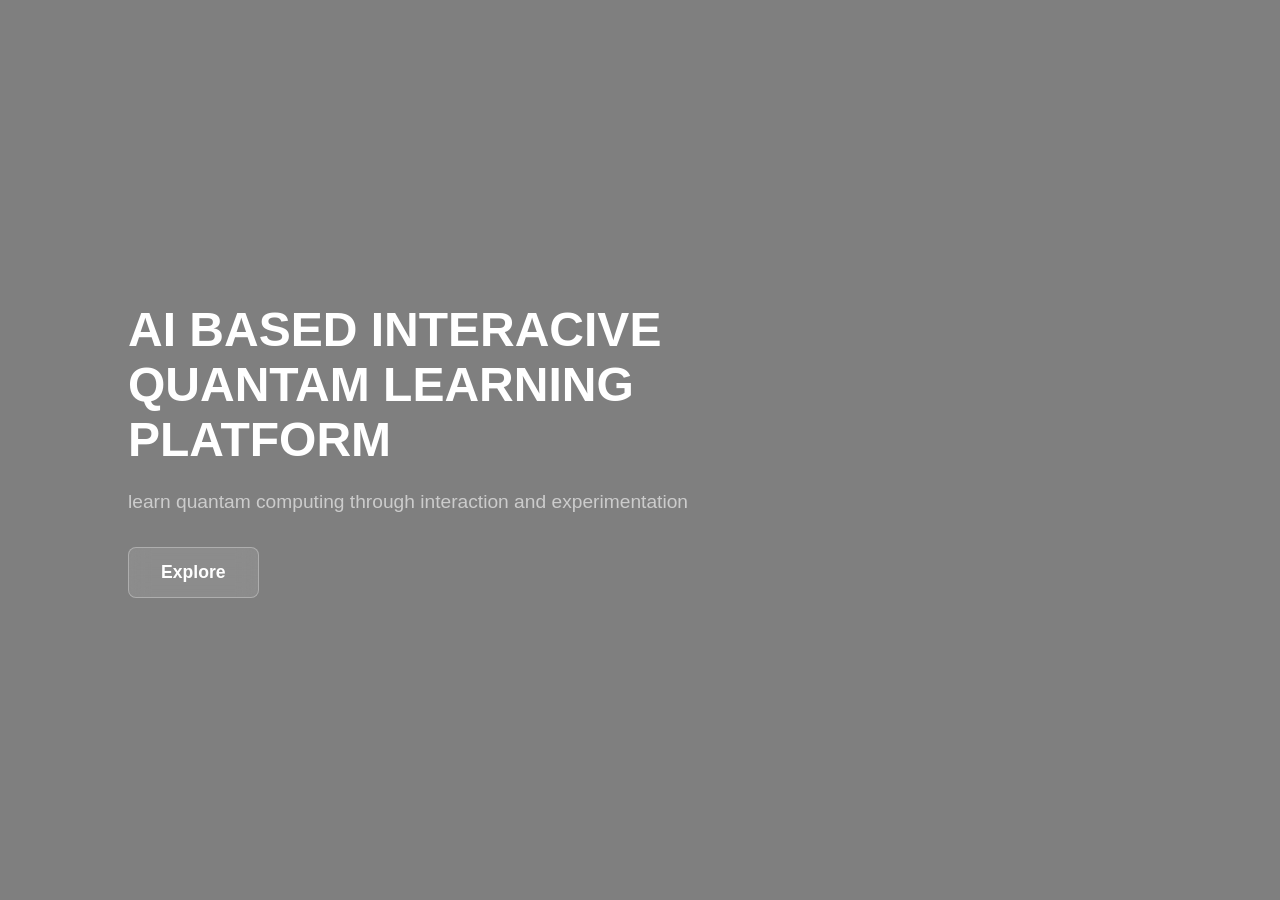
<file: index.html>
<!DOCTYPE html>
<html lang="en">
<head>
    <meta charset="UTF-8">
    <meta name="viewport" content="width=device-width, initial-scale=1.0">
    <title>Landing Page with Background Video</title>
    <style>
        /* Reset and Base Styles */
        * {
            margin: 0;
            padding: 0;
            box-sizing: border-box;
            font-family: 'Segoe UI', Tahoma, Geneva, Verdana, sans-serif;
        }

        body, html {
            width: 100%;
            height: 100vh;
            overflow: hidden;
            color: #ffffff;
        }

        /* Background Video Wrapper */
        .video-container {
            position: absolute;
            top: 0;
            left: 0;
            width: 100%;
            height: 100%;
            overflow: hidden;
            z-index: -1;
        }

        .bg-video {
            width: 100vw;
            height: 100vh;
            object-fit: cover;
        }

        /* Dark overlay to make content readable over the video */
        .video-overlay {
            position: absolute;
            top: 0;
            left: 0;
            width: 100%;
            height: 100%;
            background: rgba(0, 0, 0, 0.5); /* Adjust opacity as needed */
        }

        /* Hero Section Content */
        .hero-section {
            width: 100%;
            height: 100vh;
            display: flex;
            align-items: center;
            justify-content: flex-start;
            padding-left: 10%;
        }

        .content-box {
            max-width: 600px;
            z-index: 1;
        }

        h1 {
            font-size: 3rem;
            margin-bottom: 20px;
            font-weight: 700;
        }

        p {
            font-size: 1.2rem;
            margin-bottom: 30px;
            color: #cccccc;
            line-height: 1.6;
        }

        /* Glassmorphism Button */
        .btn {
            display: inline-block;
            padding: 14px 32px;
            font-size: 1.1rem;
            font-weight: 600;
            color: #ffffff;
            background: rgba(255, 255, 255, 0.1);
            border: 1px solid rgba(255, 255, 255, 0.3);
            border-radius: 8px;
            backdrop-filter: blur(10px);
            -webkit-backdrop-filter: blur(10px);
            text-decoration: none;
            transition: all 0.3s ease;
        }

        .btn:hover {
            background: rgba(255, 255, 255, 0.25);
            border-color: rgba(255, 255, 255, 0.6);
            transform: translateY(-2px);
        }
    </style>
</head>
<body>

    <div class="video-container">
        <video autoplay muted loop playsinline class="bg-video">
            <source src="landing.mp4.mp4" type="video/mp4">
            Your browser does not support HTML5 video.
        </video>
        <div class="video-overlay"></div>
    </div>

    <main class="hero-section">
        <div class="content-box">
            <h1>AI BASED INTERACIVE QUANTAM LEARNING PLATFORM</h1>
            <p>learn quantam computing through interaction and experimentation</p>
            <a href="login.html" class="btn">Explore</a>
        </div>
    </main>

</body>
</html>
</file>
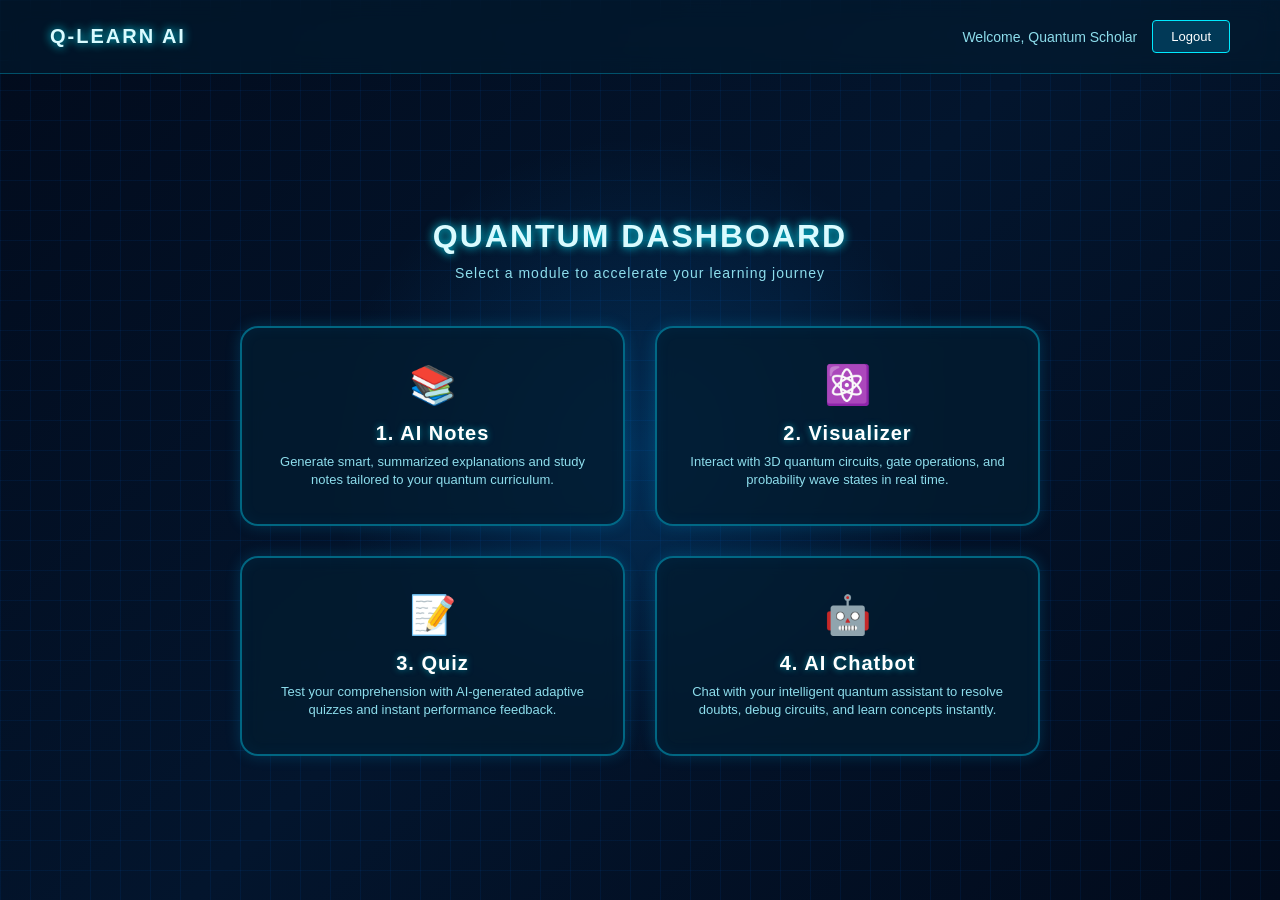
<file: dashboard.html>
<!DOCTYPE html>
<html lang="en">
<head>
    <meta charset="UTF-8">
    <meta name="viewport" content="width=device-width, initial-scale=1.0">
    <title>Q-Learn AI | Dashboard</title>

    <style>
        * {
            margin: 0;
            padding: 0;
            box-sizing: border-box;
            font-family: "Segoe UI", Arial, sans-serif;
        }

        html, body {
            width: 100%;
            height: 100%;
        }

        body {
            overflow-x: hidden;
            background: 
                radial-gradient(circle at center, rgba(0, 150, 255, 0.2), transparent 40%),
                linear-gradient(135deg, #020b1c, #03152d, #020b1c);
            color: white;
            display: flex;
            flex-direction: column;
        }

        /* CIRCUIT GRID BACKGROUND */
        .background {
            position: fixed;
            inset: 0;
            background-image: 
                linear-gradient(rgba(0, 120, 255, 0.08) 1px, transparent 1px),
                linear-gradient(90deg, rgba(0, 120, 255, 0.08) 1px, transparent 1px);
            background-size: 30px 30px;
            z-index: -3;
        }

        /* HEADER NAVIGATION */
        header {
            display: flex;
            justify-content: space-between;
            align-items: center;
            padding: 20px 50px;
            background: rgba(3, 28, 48, 0.6);
            border-bottom: 1px solid rgba(0, 217, 255, 0.3);
            backdrop-filter: blur(10px);
            z-index: 10;
        }

        .logo {
            font-size: 20px;
            font-weight: bold;
            letter-spacing: 2px;
            color: #d9fbff;
            text-shadow: 0 0 10px #00eaff;
        }

        .user-profile {
            display: flex;
            align-items: center;
            gap: 15px;
        }

        .user-name {
            font-size: 14px;
            color: #8dddec;
        }

        .logout-btn {
            padding: 8px 18px;
            background: rgba(0, 190, 255, 0.2);
            border: 1px solid #00eaff;
            color: white;
            border-radius: 4px;
            cursor: pointer;
            font-size: 13px;
            transition: 0.3s;
        }

        .logout-btn:hover {
            background: rgba(0, 220, 255, 0.4);
            box-shadow: 0 0 10px #00eaff;
        }

        /* DASHBOARD MAIN CONTENT */
        main {
            flex: 1;
            display: flex;
            flex-direction: column;
            justify-content: center;
            align-items: center;
            padding: 40px 20px;
            z-index: 5;
        }

        .dashboard-title {
            font-size: 32px;
            letter-spacing: 2px;
            margin-bottom: 10px;
            color: #d9fbff;
            text-shadow: 0 0 10px #00eaff;
            text-align: center;
        }

        .dashboard-subtitle {
            font-size: 14px;
            color: #8dddec;
            margin-bottom: 45px;
            letter-spacing: 1px;
            text-align: center;
        }

        /* FOUR BOXES GRID */
        .grid-container {
            display: grid;
            grid-template-columns: repeat(2, 1fr);
            gap: 30px;
            width: 100%;
            max-width: 800px;
        }

        .card {
            background: rgba(3, 28, 48, 0.8);
            border: 2px solid rgba(0, 217, 255, 0.4);
            border-radius: 18px;
            padding: 35px 30px;
            text-align: center;
            cursor: pointer;
            transition: all 0.3s ease;
            box-shadow: 0 0 15px rgba(0, 183, 255, 0.2), inset 0 0 15px rgba(0, 183, 255, 0.05);
            backdrop-filter: blur(10px);
            position: relative;
            overflow: hidden;
        }

        .card::before {
            content: "";
            position: absolute;
            top: 0;
            left: -100%;
            width: 100%;
            height: 100%;
            background: linear-gradient(90deg, transparent, rgba(0, 234, 255, 0.1), transparent);
            transition: 0.5s;
        }

        .card:hover::before {
            left: 100%;
        }

        .card:hover {
            border-color: #00eaff;
            transform: translateY(-5px);
            box-shadow: 0 0 25px #00eaff, 0 0 50px rgba(0, 140, 255, 0.4), inset 0 0 20px rgba(0, 234, 255, 0.2);
        }

        .card-icon {
            font-size: 38px;
            margin-bottom: 15px;
        }

        .card-title {
            font-size: 20px;
            font-weight: bold;
            letter-spacing: 1px;
            color: #ffffff;
            margin-bottom: 8px;
            text-shadow: 0 0 6px rgba(0, 234, 255, 0.5);
        }

        .card-desc {
            font-size: 13px;
            color: #8dddec;
            line-height: 1.4;
        }

        /* RESPONSIVE DESIGN */
        @media (max-width: 768px) {
            .grid-container {
                grid-template-columns: 1fr;
                max-width: 400px;
            }
            header {
                padding: 15px 20px;
            }
        }
    </style>
</head>
<body>

    <div class="background"></div>

    <header>
        <div class="logo">Q-LEARN AI</div>
        <div class="user-profile">
            <span class="user-name">Welcome, Quantum Scholar</span>
            <button class="logout-btn" onclick="logout()">Logout</button>
        </div>
    </header>

    <main>
        <h1 class="dashboard-title">QUANTUM DASHBOARD</h1>
        <p class="dashboard-subtitle">Select a module to accelerate your learning journey</p>

        <div class="grid-container">
            <div class="card" onclick="navigateTo('ai-notes')">
                <div class="card-icon">📚</div>
                <div class="card-title">1. AI Notes</div>
                <div class="card-desc">Generate smart, summarized explanations and study notes tailored to your quantum curriculum.</div>
            </div>

            <div class="card" onclick="navigateTo('visualizer')">
                <div class="card-icon">⚛️</div>
                <div class="card-title">2. Visualizer</div>
                <div class="card-desc">Interact with 3D quantum circuits, gate operations, and probability wave states in real time.</div>
            </div>

            <div class="card" onclick="navigateTo('quiz')">
                <div class="card-icon">📝</div>
                <div class="card-title">3. Quiz</div>
                <div class="card-desc">Test your comprehension with AI-generated adaptive quizzes and instant performance feedback.</div>
            </div>

            <div class="card" onclick="navigateTo('ai-chatbot')">
                <div class="card-icon">🤖</div>
                <div class="card-title">4. AI Chatbot</div>
                <div class="card-desc">Chat with your intelligent quantum assistant to resolve doubts, debug circuits, and learn concepts instantly.</div>
            </div>
        </div>
       

    </main>

    <script>
    function navigateTo(module) {
        if (module === 'ai-notes') {
            window.location.href = "ainotes.html";
        } else if (module === 'visualizer') {
            // This line connects the Visualizer button to visualizer.html
            window.location.href = "visualizer.html"; 
        } else if (module === 'quiz') {
            window.location.href = "quiz.html";
        } else if (module === 'ai-chatbot') {
            window.location.href = "chatboot.html";
        } else {
            alert("Redirecting to " + module.toUpperCase() + " module...");
        }
    }

    function logout() {
        alert("Logged out successfully!");
        window.location.href = "login.html";
    }
</script>
</body>
</html>
</file>
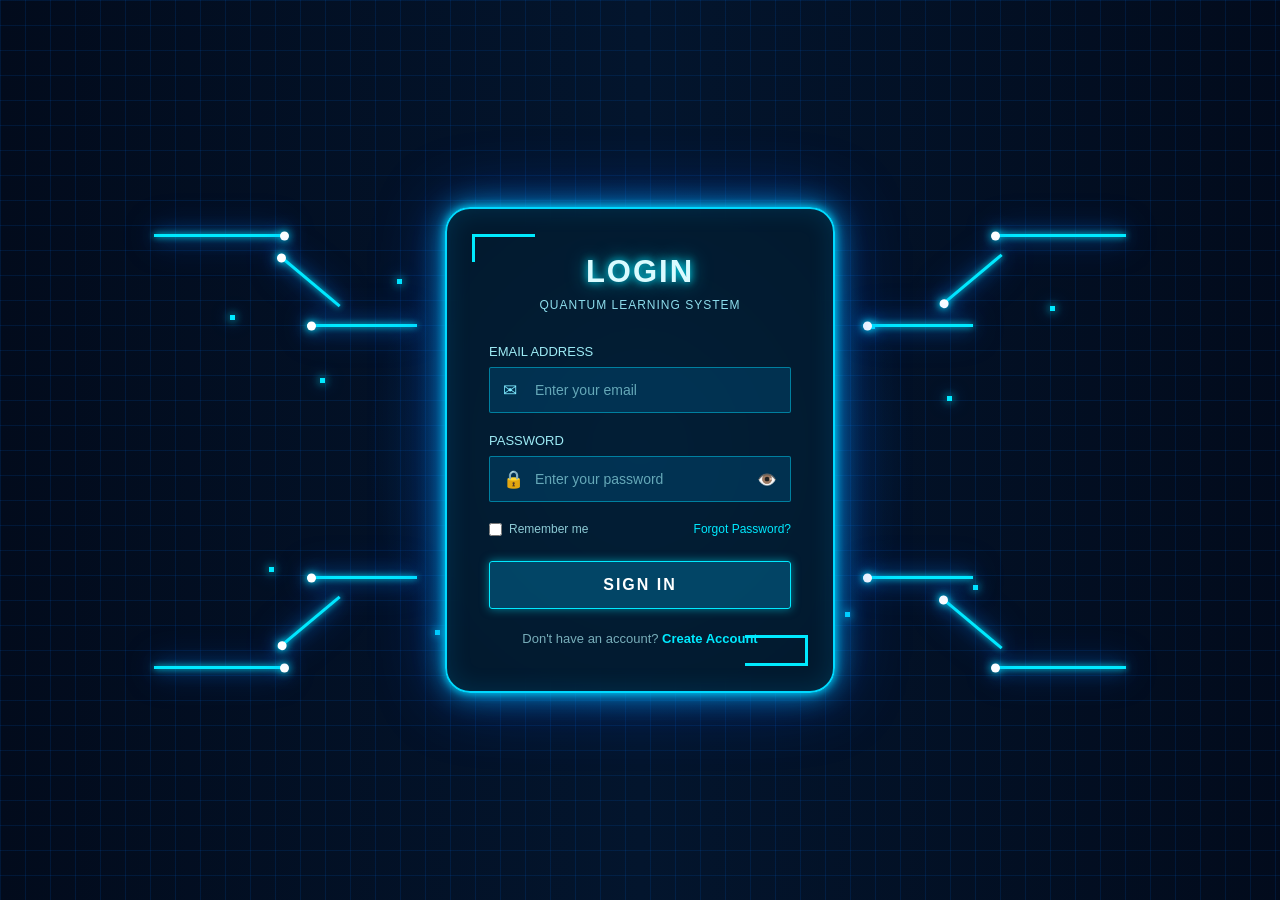
<file: login.html>
<!DOCTYPE html>
<html lang="en">
<head>
    <meta charset="UTF-8">
    <meta name="viewport" content="width=device-width, initial-scale=1.0">

    <title>Q-Learn AI | Login</title>

    <style>

        * {
            margin: 0;
            padding: 0;
            box-sizing: border-box;
            font-family: "Segoe UI", Arial, sans-serif;
        }

        html,
        body {
            width: 100%;
            height: 100%;
        }

        body {
            overflow: hidden;

            /* Dark quantum background */
            background:
                radial-gradient(circle at center,
                    rgba(0, 150, 255, 0.25),
                    transparent 35%),
                linear-gradient(
                    90deg,
                    #020b1c,
                    #03152d,
                    #020b1c
                );

            display: flex;
            justify-content: center;
            align-items: center;

            color: white;
        }


        /* =========================================
            CIRCUIT GRID BACKGROUND
        ========================================= */

        .background {
            position: fixed;
            inset: 0;

            background-image:
                linear-gradient(
                    rgba(0, 120, 255, 0.12) 1px,
                    transparent 1px
                ),
                linear-gradient(
                    90deg,
                    rgba(0, 120, 255, 0.12) 1px,
                    transparent 1px
                );

            background-size: 25px 25px;

            z-index: -3;
        }


        /* =========================================
            GLOWING PARTICLES
        ========================================= */

        .particles {
            position: fixed;
            inset: 0;
            pointer-events: none;
            z-index: -2;
        }

        .particle {
            position: absolute;

            width: 5px;
            height: 5px;

            background: #00eaff;

            box-shadow:
                0 0 8px #00eaff,
                0 0 18px #008cff;

            animation: blink 2s infinite alternate;
        }

        .p1 { left: 18%; top: 35%; }
        .p2 { left: 25%; top: 42%; animation-delay: .4s; }
        .p3 { left: 31%; top: 31%; animation-delay: .8s; }
        .p4 { left: 68%; top: 36%; animation-delay: .2s; }
        .p5 { left: 74%; top: 44%; animation-delay: .7s; }
        .p6 { left: 82%; top: 34%; animation-delay: 1s; }
        .p7 { left: 21%; top: 63%; animation-delay: .5s; }
        .p8 { left: 76%; top: 65%; animation-delay: .9s; }
        .p9 { left: 34%; top: 70%; animation-delay: .3s; }
        .p10 { left: 66%; top: 68%; animation-delay: .6s; }

        @keyframes blink {

            from {
                opacity: .25;
            }

            to {
                opacity: 1;
            }

        }


        /* =========================================
            CIRCUIT LINES
        ========================================= */

        .circuit {
            position: absolute;

            width: 100%;
            height: 100%;

            pointer-events: none;
        }

        .line {
            position: absolute;

            height: 3px;

            background: #00eaff;

            box-shadow:
                0 0 6px #00eaff,
                0 0 18px #008cff,
                0 0 35px #0066ff;
        }

        .line::after {
            content: "";

            position: absolute;

            width: 9px;
            height: 9px;

            border-radius: 50%;

            background: #ffffff;

            box-shadow:
                0 0 8px #00eaff,
                0 0 20px #008cff;

            top: 50%;
            transform: translateY(-50%);
        }


        /* LEFT TOP */

        .lt1 {
            width: 130px;
            left: 12%;
            top: 26%;
        }

        .lt1::after {
            right: -5px;
        }


        .lt2 {
            width: 80px;
            left: 21%;
            top: 31%;
            transform: rotate(40deg);
        }


        .lt3 {
            width: 110px;
            left: 24%;
            top: 36%;
        }


        /* RIGHT TOP */

        .rt1 {
            width: 130px;
            right: 12%;
            top: 26%;
        }

        .rt1::after {
            left: -5px;
        }


        .rt2 {
            width: 80px;
            right: 21%;
            top: 31%;
            transform: rotate(-40deg);
        }


        .rt3 {
            width: 110px;
            right: 24%;
            top: 36%;
        }


        /* LEFT BOTTOM */

        .lb1 {
            width: 130px;
            left: 12%;
            top: 74%;
        }

        .lb1::after {
            right: -5px;
        }


        .lb2 {
            width: 80px;
            left: 21%;
            top: 69%;
            transform: rotate(-40deg);
        }


        .lb3 {
            width: 110px;
            left: 24%;
            top: 64%;
        }


        /* RIGHT BOTTOM */

        .rb1 {
            width: 130px;
            right: 12%;
            top: 74%;
        }

        .rb1::after {
            left: -5px;
        }


        .rb2 {
            width: 80px;
            right: 21%;
            top: 69%;
            transform: rotate(40deg);
        }


        .rb3 {
            width: 110px;
            right: 24%;
            top: 64%;
        }


        /* =========================================
            LOGIN BOX
        ========================================= */

        .login-box {

            position: relative;

            width: 390px;

            padding: 45px 42px;

            background:
                rgba(3, 28, 48, 0.88);

            border: 2px solid #00d9ff;

            border-radius: 25px;

            box-shadow:
                0 0 10px #00d9ff,
                0 0 30px rgba(0, 183, 255, .8),
                0 0 70px rgba(0, 89, 255, .45),
                inset 0 0 25px rgba(0, 183, 255, .15);

            backdrop-filter: blur(12px);

            z-index: 5;

            animation: boxGlow 3s infinite alternate;
        }


        @keyframes boxGlow {

            from {
                box-shadow:
                    0 0 10px #00d9ff,
                    0 0 25px rgba(0,183,255,.6),
                    0 0 50px rgba(0,89,255,.3);
            }

            to {
                box-shadow:
                    0 0 15px #00eaff,
                    0 0 40px rgba(0,183,255,.9),
                    0 0 80px rgba(0,89,255,.5);
            }

        }


        /* =========================================
            CORNER DECORATIONS
        ========================================= */

        .login-box::before,
        .login-box::after {

            content: "";

            position: absolute;

            width: 60px;
            height: 25px;

            border-top: 3px solid #00eaff;

        }


        .login-box::before {

            top: 25px;
            left: 25px;

            border-left: 3px solid #00eaff;

        }


        .login-box::after {

            bottom: 25px;
            right: 25px;

            border-right: 3px solid #00eaff;
            border-bottom: 3px solid #00eaff;

        }


        /* =========================================
            TITLE
        ========================================= */

        .title {

            text-align: center;

            font-size: 31px;

            letter-spacing: 2px;

            margin-bottom: 8px;

            color: #d9fbff;

            text-shadow:
                0 0 8px #00eaff,
                0 0 20px rgba(0,234,255,.6);
        }


        .subtitle {

            text-align: center;

            font-size: 12px;

            color: #8dddec;

            margin-bottom: 32px;

            letter-spacing: 1px;
        }


        /* =========================================
            INPUT
        ========================================= */

        .input-group {

            margin-bottom: 20px;

        }


        .input-group label {

            display: block;

            font-size: 13px;

            color: #9debf5;

            margin-bottom: 8px;

        }


        .input-wrapper {

            position: relative;

        }


        .input-wrapper .icon-left {

            position: absolute;

            left: 14px;

            top: 50%;

            transform: translateY(-50%);

            font-size: 17px;

            color: #7eeaff;

        }


        .input-wrapper input {

            width: 100%;

            padding: 14px 45px;

            background:
                rgba(0, 128, 190, .22);

            border: 1px solid rgba(0, 225, 255, .45);

            color: white;

            outline: none;

            border-radius: 2px;

            font-size: 14px;

            transition: .3s;

        }


        .input-wrapper input::placeholder {

            color: #65a8b8;

        }


        .input-wrapper input:focus {

            border-color: #00eaff;

            background:
                rgba(0, 183, 255, .25);

            box-shadow:
                0 0 10px rgba(0,234,255,.45),
                inset 0 0 10px rgba(0,234,255,.1);
        }


        /* Toggle Password Eye Icon Styling */
        .toggle-password {
            position: absolute;
            right: 14px;
            top: 50%;
            transform: translateY(-50%);
            background: none;
            border: none;
            cursor: pointer;
            font-size: 16px;
            color: #7eeaff;
            padding: 0;
            display: flex;
            align-items: center;
            justify-content: center;
            transition: .2s;
        }

        .toggle-password:hover {
            color: #00eaff;
            text-shadow: 0 0 6px #00eaff;
        }


        /* =========================================
            OPTIONS
        ========================================= */

        .options {

            display: flex;

            justify-content: space-between;

            align-items: center;

            margin: 5px 0 25px;

            font-size: 12px;

            color: #8dcbd5;

        }


        .remember {

            display: flex;

            align-items: center;

            gap: 7px;

        }


        .remember input {

            accent-color: #00d9ff;

        }


        .forgot {

            color: #00eaff;

            text-decoration: none;

        }


        .forgot:hover {

            text-shadow:
                0 0 8px #00eaff;

        }


        /* =========================================
            LOGIN BUTTON
        ========================================= */

        .login-btn {

            width: 100%;

            padding: 14px;

            border: 1px solid #00eaff;

            border-radius: 3px;

            background:
                rgba(0, 190, 255, .25);

            color: white;

            font-size: 16px;

            font-weight: bold;

            letter-spacing: 2px;

            cursor: pointer;

            box-shadow:
                0 0 10px rgba(0,234,255,.5);

            transition: .3s;

        }


        .login-btn:hover {

            background:
                rgba(0, 220, 255, .45);

            box-shadow:
                0 0 10px #00eaff,
                0 0 30px rgba(0,234,255,.7);

            transform: translateY(-2px);

        }


        /* =========================================
            SIGN UP
        ========================================= */

        .signup {

            text-align: center;

            margin-top: 22px;

            font-size: 13px;

            color: #78aeba;

        }


        .signup a {

            color: #00eaff;

            text-decoration: none;

            font-weight: bold;

        }


        .signup a:hover {

            text-shadow:
                0 0 8px #00eaff;

        }


        /* =========================================
            RESPONSIVE
        ========================================= */

        @media(max-width: 600px) {

            .login-box {

                width: 90%;

                padding: 35px 25px;

            }

            .lt1,
            .lt2,
            .lt3,
            .rt1,
            .rt2,
            .rt3,
            .lb1,
            .lb2,
            .lb3,
            .rb1,
            .rb2,
            .rb3 {

                display: none;

            }

        }

    </style>
</head>


<body>


<div class="background"></div>


<div class="particles">

    <div class="particle p1"></div>
    <div class="particle p2"></div>
    <div class="particle p3"></div>
    <div class="particle p4"></div>
    <div class="particle p5"></div>
    <div class="particle p6"></div>
    <div class="particle p7"></div>
    <div class="particle p8"></div>
    <div class="particle p9"></div>
    <div class="particle p10"></div>

</div>


<div class="circuit">

    <div class="line lt1"></div>
    <div class="line lt2"></div>
    <div class="line lt3"></div>

    <div class="line rt1"></div>
    <div class="line rt2"></div>
    <div class="line rt3"></div>

    <div class="line lb1"></div>
    <div class="line lb2"></div>
    <div class="line lb3"></div>

    <div class="line rb1"></div>
    <div class="line rb2"></div>
    <div class="line rb3"></div>

</div>


<div class="login-box">

    <h1 class="title">
        LOGIN
    </h1>


    <p class="subtitle">
        QUANTUM LEARNING SYSTEM
    </p>


    <div class="input-group">

        <label>
            EMAIL ADDRESS
        </label>

        <div class="input-wrapper">

            <span class="icon-left">✉</span>

            <input
                type="email"
                id="email"
                placeholder="Enter your email"
            >

        </div>

    </div>


    <div class="input-group">

        <label>
            PASSWORD
        </label>

        <div class="input-wrapper">

            <span class="icon-left">🔒</span>

            <input
                type="password"
                id="password"
                placeholder="Enter your password"
            >

            <button type="button" class="toggle-password" id="togglePassword" onclick="togglePasswordVisibility()">
                👁️
            </button>

        </div>

    </div>


    <div class="options">

        <label class="remember">

            <input
                type="checkbox"
            >

            Remember me

        </label>


        <a href="#" class="forgot">
            Forgot Password?
        </a>

    </div>


    <button
        class="login-btn"
        onclick="loginUser()">

        SIGN IN

    </button>


    <div class="signup">

        Don't have an account?

        <a href="#">
            Create Account
        </a>

    </div>

</div>


<script>

function togglePasswordVisibility() {
    const passwordInput = document.getElementById("password");
    const toggleBtn = document.getElementById("togglePassword");

    if (passwordInput.type === "password") {
        passwordInput.type = "text";
        toggleBtn.textContent = "👁️‍🗨️"; // Optional: change symbol to indicate visible state
    } else {
        passwordInput.type = "password";
        toggleBtn.textContent = "👁️";
    }
}

function loginUser() {

    const email =
        document.getElementById("email").value.trim();

    const password =
        document.getElementById("password").value.trim();


    if (email === "") {

        alert("Please enter your email.");

        return;
    }


    if (password === "") {

        alert("Please enter your password.");

        return;
    }


    if (!email.includes("@")) {

        alert("Please enter a valid email.");

        return;
    }


    /*
        FRONTEND DEMO

        Later connect this to:

        POST /api/login

        Your FastAPI backend will
        authenticate the user.
    */


    alert("LOGIN SUCCESSFUL!");

    // Change this to your dashboard page
    window.location.href = "dashboard.html";

}

</script>


</body>
</html>
</file>
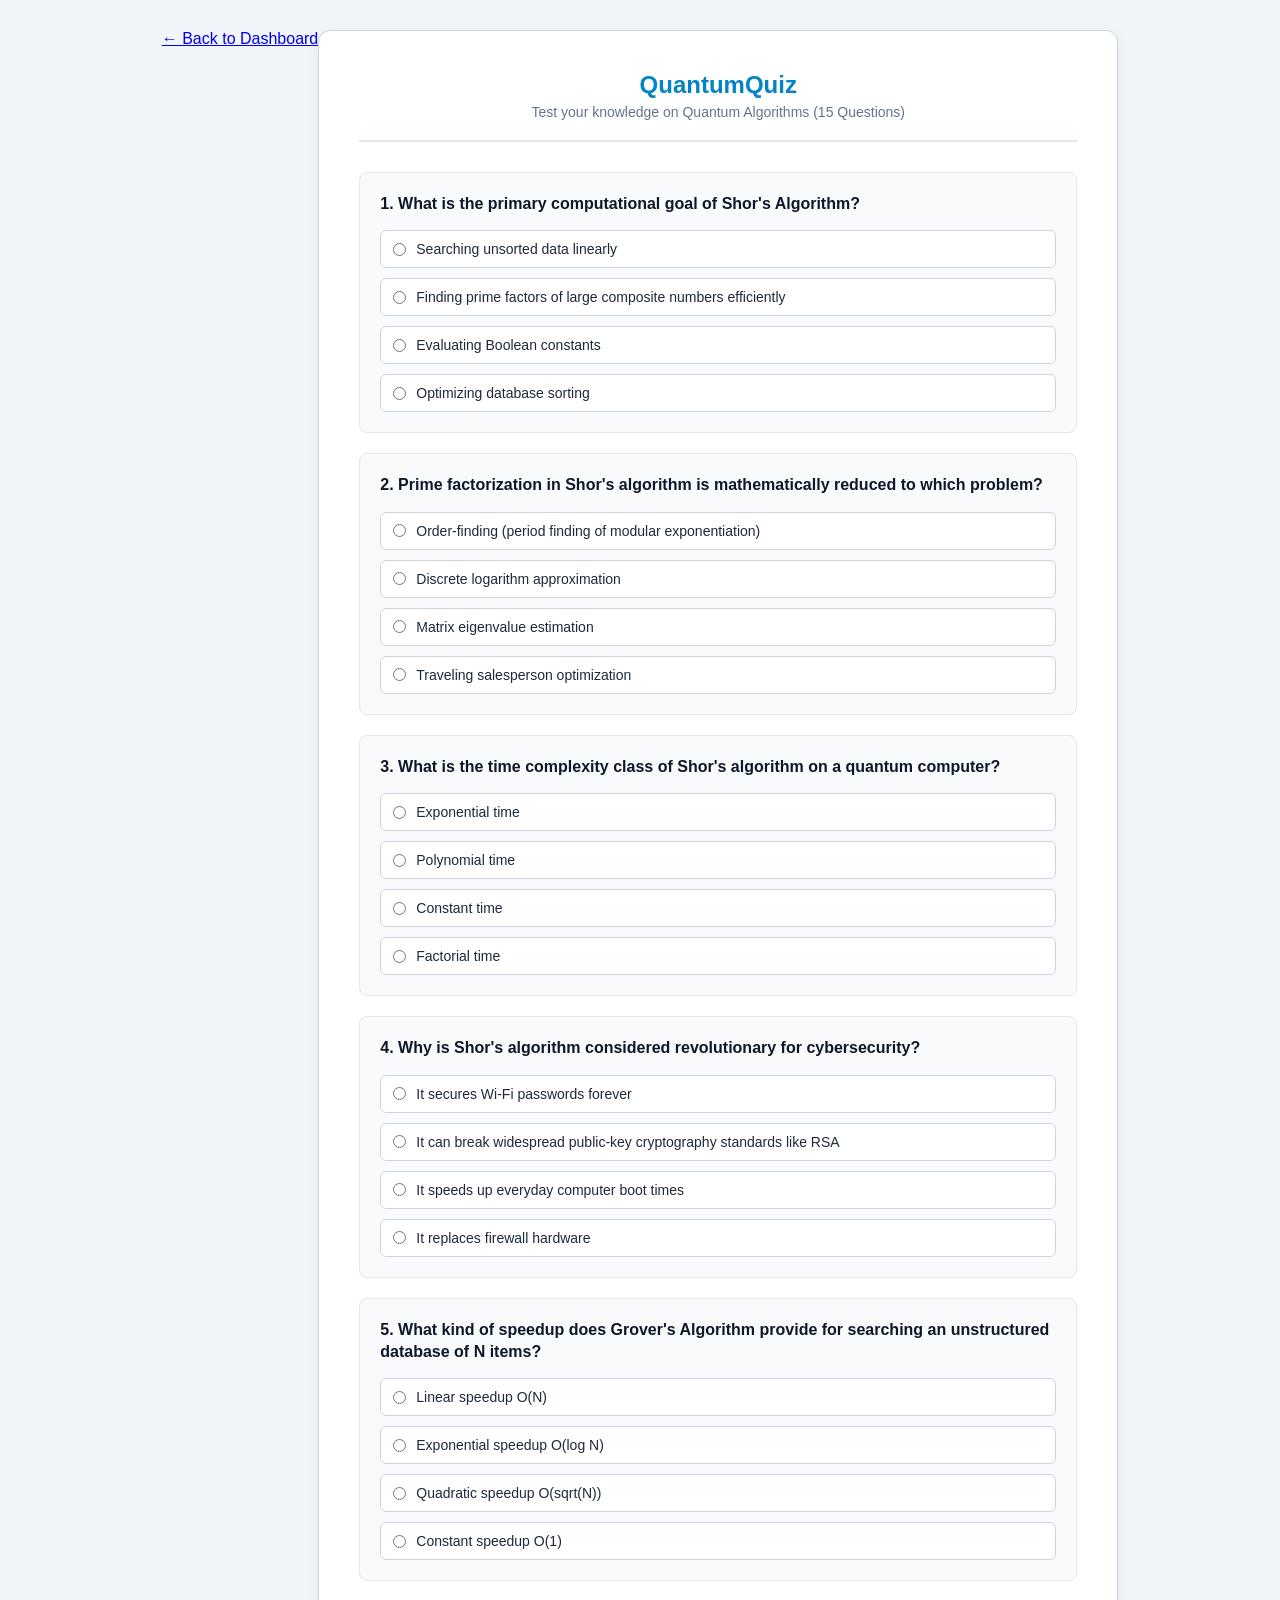
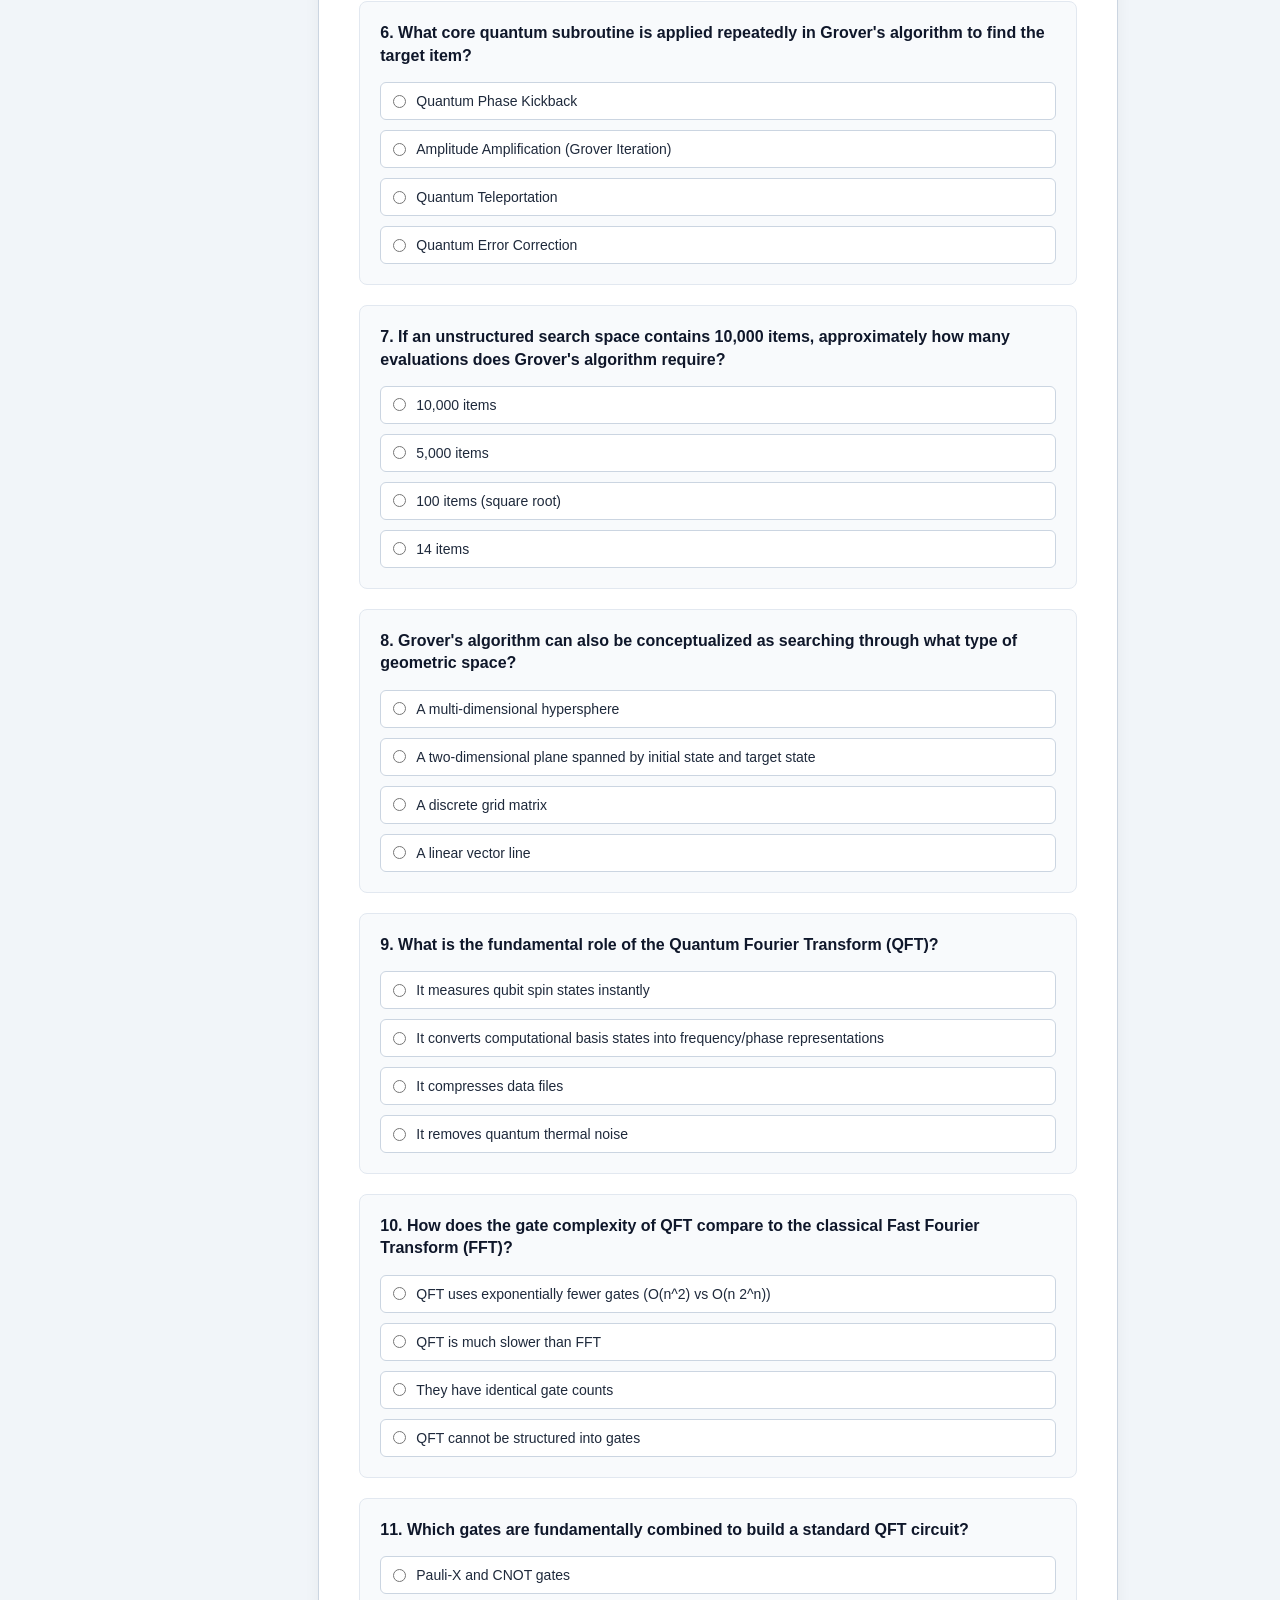
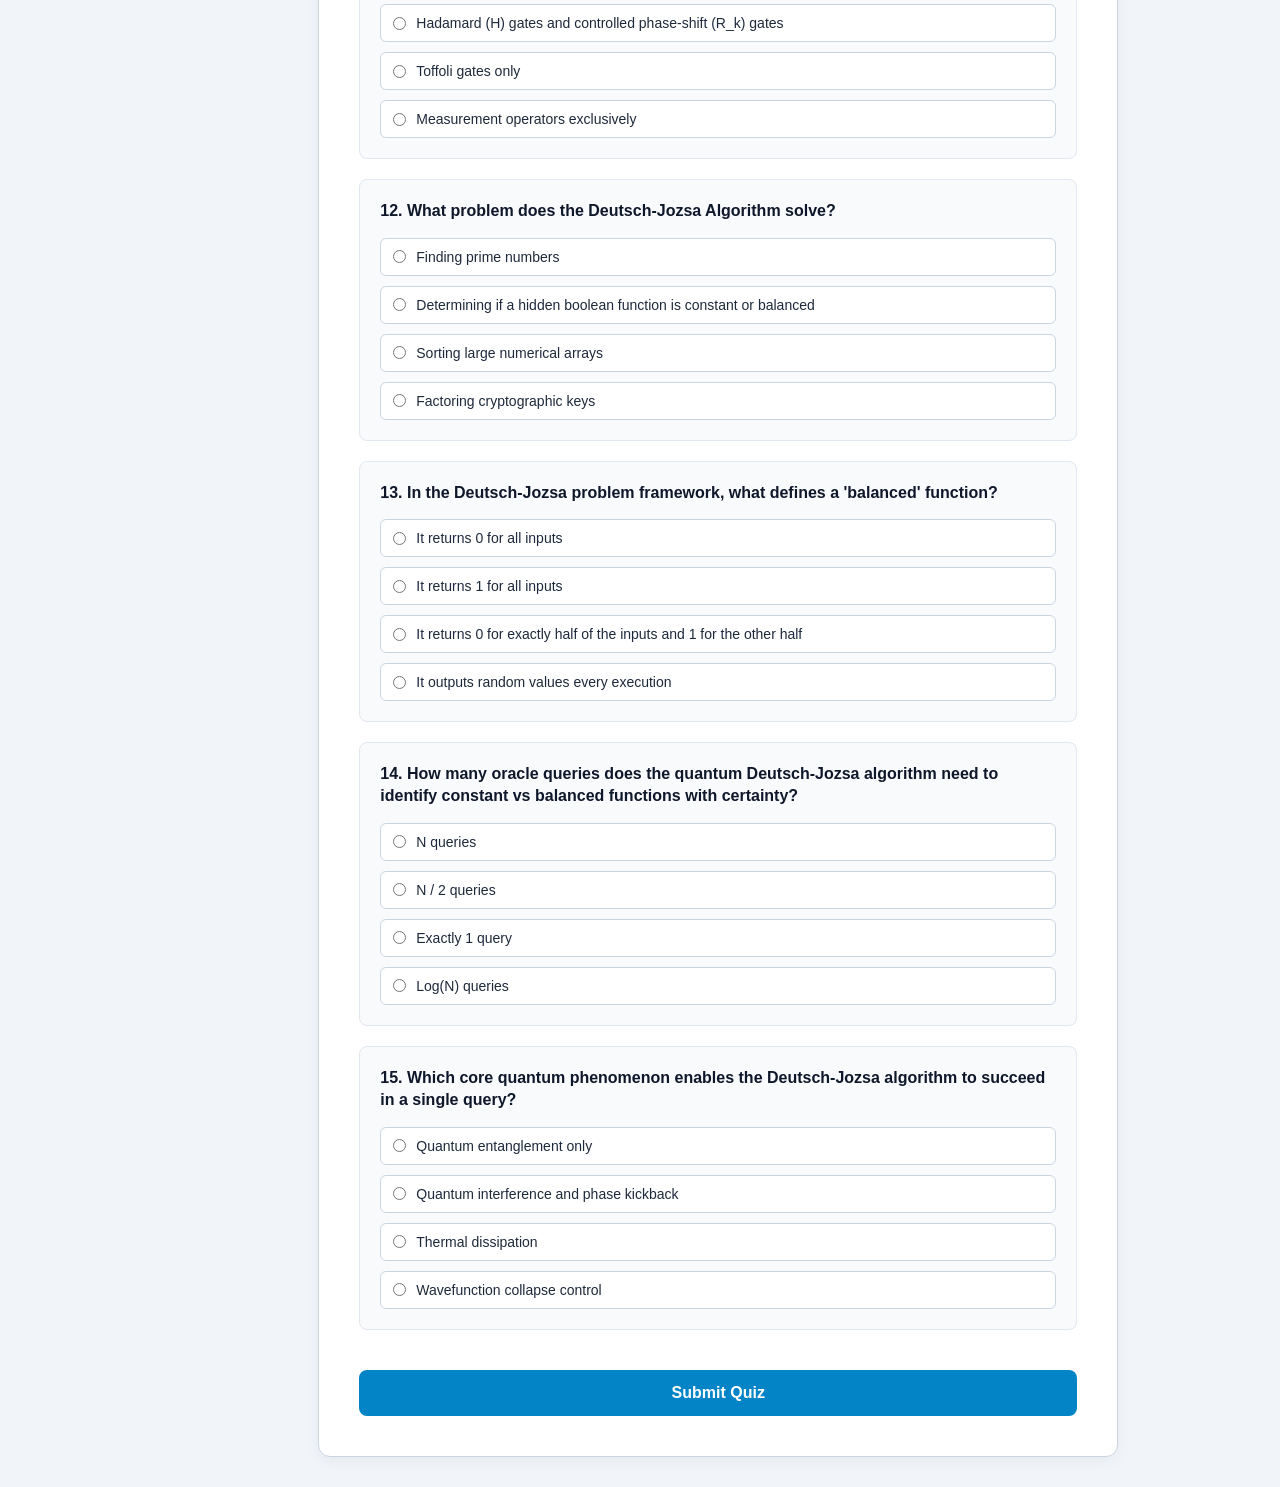
<file: quiz.html>
<!DOCTYPE html>
<html lang="en">
<head>
    <meta charset="UTF-8">
    <meta name="viewport" content="width=device-width, initial-scale=1.0">
    <title>QuantumQuiz - Quantum Algorithms</title>
    <a href="dashboard.html" class="back-btn">← Back to Dashboard</a>
    <style>
        * {
            margin: 0;
            padding: 0;
            box-sizing: border-box;
            font-family: 'Segoe UI', Tahoma, Geneva, Verdana, sans-serif;
        }

        body {
            display: flex;
            justify-content: center;
            background-color: #f1f5f9;
            color: #1e293b;
            padding: 30px 20px;
        }

        .quiz-container {
            width: 100%;
            max-width: 800px;
            padding: 40px;
            background-color: #ffffff;
            border-radius: 12px;
            border: 1px solid #cbd5e1;
            box-shadow: 0 4px 15px rgba(0,0,0,0.05);
        }

        .header {
            text-align: center;
            margin-bottom: 30px;
            border-bottom: 2px solid #e2e8f0;
            padding-bottom: 20px;
        }

        .header h2 {
            color: #0284c7;
            font-size: 24px;
            margin-bottom: 5px;
        }

        .header p {
            font-size: 14px;
            color: #64748b;
        }

        .question-card {
            background-color: #f8fafc;
            border: 1px solid #e2e8f0;
            border-radius: 8px;
            padding: 20px;
            margin-bottom: 20px;
        }

        .question-title {
            font-size: 16px;
            font-weight: 600;
            margin-bottom: 15px;
            line-height: 1.4;
            color: #0f172a;
        }

        .options-list {
            display: flex;
            flex-direction: column;
            gap: 10px;
        }

        .option-label {
            display: flex;
            align-items: center;
            gap: 10px;
            padding: 10px 12px;
            background-color: #ffffff;
            border: 1px solid #cbd5e1;
            border-radius: 6px;
            cursor: pointer;
            font-size: 14px;
            transition: all 0.2s;
        }

        .option-label:hover {
            border-color: #0284c7;
        }

        .option-label input {
            cursor: pointer;
        }

        .ai-box {
            margin-top: 15px;
            padding: 12px 15px;
            background-color: #f3e8ff;
            border-left: 4px solid #9333ea;
            border-radius: 4px;
            font-size: 13px;
            color: #581c87;
        }

        .ai-box strong {
            color: #7e22ce;
        }

        .submit-btn {
            width: 100%;
            padding: 14px;
            background-color: #0284c7;
            color: white;
            border: none;
            border-radius: 8px;
            font-weight: bold;
            font-size: 16px;
            cursor: pointer;
            margin-top: 20px;
            transition: background 0.2s;
        }

        .submit-btn:hover {
            background-color: #0369a1;
        }

        .results-summary {
            text-align: center;
            padding: 20px;
            background-color: #e0f2fe;
            border-radius: 8px;
            margin-bottom: 25px;
            border: 1px solid #7dd3fc;
        }

        /* Modal / Sliding Popup Styles */
        .modal-overlay {
            position: fixed;
            top: 0;
            left: 0;
            width: 100%;
            height: 100%;
            background-color: rgba(0, 0, 0, 0.5);
            display: flex;
            justify-content: center;
            align-items: center;
            z-index: 1000;
            animation: fadeIn 0.3s ease;
        }

        .modal-content {
            background-color: #ffffff;
            padding: 30px;
            border-radius: 12px;
            text-align: center;
            max-width: 380px;
            width: 90%;
            box-shadow: 0 10px 25px rgba(0, 0, 0, 0.2);
            animation: slideDown 0.3s ease;
        }

        .modal-content h3 {
            color: #0284c7;
            font-size: 20px;
            margin-bottom: 10px;
        }

        .modal-content p {
            font-size: 14px;
            color: #475569;
            margin-bottom: 20px;
        }

        .modal-btn {
            padding: 10px 25px;
            background-color: #0284c7;
            color: white;
            border: none;
            border-radius: 6px;
            font-weight: bold;
            font-size: 15px;
            cursor: pointer;
            transition: background 0.2s;
        }

        .modal-btn:hover {
            background-color: #0369a1;
        }

        @keyframes fadeIn {
            from { opacity: 0; }
            to { opacity: 1; }
        }

        @keyframes slideDown {
            from { transform: translateY(-30px); opacity: 0; }
            to { transform: translateY(0); opacity: 1; }
        }
    </style>
</head>
<body>

    <div class="quiz-container" id="app">
        <!-- Content loaded dynamically via script -->
    </div>

    <!-- Modal Container for Sliding Popup -->
    <div id="modal-slot"></div>

    <script>
        const quizQuestions = [
            // --- SHOR'S ALGORITHM (Q1-4) ---
            {
                question: "1. What is the primary computational goal of Shor's Algorithm?",
                options: [
                    "Searching unsorted data linearly",
                    "Finding prime factors of large composite numbers efficiently",
                    "Evaluating Boolean constants",
                    "Optimizing database sorting"
                ],
                answer: 1,
                explanation: "Shor's algorithm solves prime factorization in polynomial time, posing a threat to standard RSA encryption."
            },
            {
                question: "2. Prime factorization in Shor's algorithm is mathematically reduced to which problem?",
                options: [
                    "Order-finding (period finding of modular exponentiation)",
                    "Discrete logarithm approximation",
                    "Matrix eigenvalue estimation",
                    "Traveling salesperson optimization"
                ],
                answer: 0,
                explanation: "The algorithm converts the hard factoring problem into finding the period (order) of a function, which quantum computers handle using QFT."
            },
            {
                question: "3. What is the time complexity class of Shor's algorithm on a quantum computer?",
                options: [
                    "Exponential time",
                    "Polynomial time",
                    "Constant time",
                    "Factorial time"
                ],
                answer: 1,
                explanation: "Shor's algorithm runs in polynomial time, drastically outperforming classical sub-exponential factoring methods."
            },
            {
                question: "4. Why is Shor's algorithm considered revolutionary for cybersecurity?",
                options: [
                    "It secures Wi-Fi passwords forever",
                    "It can break widespread public-key cryptography standards like RSA",
                    "It speeds up everyday computer boot times",
                    "It replaces firewall hardware"
                ],
                answer: 1,
                explanation: "Its ability to quickly factor large numbers compromises widely deployed asymmetric encryption."
            },

            // --- GROVER'S ALGORITHM (Q5-8) ---
            {
                question: "5. What kind of speedup does Grover's Algorithm provide for searching an unstructured database of N items?",
                options: [
                    "Linear speedup O(N)",
                    "Exponential speedup O(log N)",
                    "Quadratic speedup O(sqrt(N))",
                    "Constant speedup O(1)"
                ],
                answer: 2,
                explanation: "Grover's algorithm provides a quadratic speedup, scaling with the square root of the dataset size."
            },
            {
                question: "6. What core quantum subroutine is applied repeatedly in Grover's algorithm to find the target item?",
                options: [
                    "Quantum Phase Kickback",
                    "Amplitude Amplification (Grover Iteration)",
                    "Quantum Teleportation",
                    "Quantum Error Correction"
                ],
                answer: 1,
                explanation: "Amplitude amplification systematically raises the probability amplitude of the target state while lowering others."
            },
            {
                question: "7. If an unstructured search space contains 10,000 items, approximately how many evaluations does Grover's algorithm require?",
                options: [
                    "10,000 items",
                    "5,000 items",
                    "100 items (square root)",
                    "14 items"
                ],
                answer: 2,
                explanation: "The square root of 10,000 is 100, which is the approximate number of iterations needed."
            },
            {
                question: "8. Grover's algorithm can also be conceptualized as searching through what type of geometric space?",
                options: [
                    "A multi-dimensional hypersphere",
                    "A two-dimensional plane spanned by initial state and target state",
                    "A discrete grid matrix",
                    "A linear vector line"
                ],
                answer: 1,
                explanation: "Grover iteration can be geometrically visualized as a rotation in a two-dimensional vector space."
            },

            // --- QUANTUM FOURIER TRANSFORM (QFT) (Q9-11) ---
            {
                question: "9. What is the fundamental role of the Quantum Fourier Transform (QFT)?",
                options: [
                    "It measures qubit spin states instantly",
                    "It converts computational basis states into frequency/phase representations",
                    "It compresses data files",
                    "It removes quantum thermal noise"
                ],
                answer: 1,
                explanation: "QFT is the quantum analogue of the classical discrete Fourier transform and serves as a core engine in algorithms like Shor's."
            },
            {
                question: "10. How does the gate complexity of QFT compare to the classical Fast Fourier Transform (FFT)?",
                options: [
                    "QFT uses exponentially fewer gates (O(n^2) vs O(n 2^n))",
                    "QFT is much slower than FFT",
                    "They have identical gate counts",
                    "QFT cannot be structured into gates"
                ],
                answer: 0,
                explanation: "QFT offers an exponential efficiency advantage in terms of operational steps compared to classical FFT."
            },
            {
                question: "11. Which gates are fundamentally combined to build a standard QFT circuit?",
                options: [
                    "Pauli-X and CNOT gates",
                    "Hadamard (H) gates and controlled phase-shift (R_k) gates",
                    "Toffoli gates only",
                    "Measurement operators exclusively"
                ],
                answer: 1,
                explanation: "QFT relies heavily on Hadamard gates for superposition and controlled phase rotation gates for phase alignment."
            },

            // --- DEUTSCH-JOZSA ALGORITHM (Q12-15) ---
            {
                question: "12. What problem does the Deutsch-Jozsa Algorithm solve?",
                options: [
                    "Finding prime numbers",
                    "Determining if a hidden boolean function is constant or balanced",
                    "Sorting large numerical arrays",
                    "Factoring cryptographic keys"
                ],
                answer: 1,
                explanation: "It evaluates whether a given black-box function yields a constant output or a balanced output."
            },
            {
                question: "13. In the Deutsch-Jozsa problem framework, what defines a 'balanced' function?",
                options: [
                    "It returns 0 for all inputs",
                    "It returns 1 for all inputs",
                    "It returns 0 for exactly half of the inputs and 1 for the other half",
                    "It outputs random values every execution"
                ],
                answer: 2,
                explanation: "A balanced function outputs 0 for 50% of domain values and 1 for the remaining 50%."
            },
            {
                question: "14. How many oracle queries does the quantum Deutsch-Jozsa algorithm need to identify constant vs balanced functions with certainty?",
                options: [
                    "N queries",
                    "N / 2 queries",
                    "Exactly 1 query",
                    "Log(N) queries"
                ],
                answer: 2,
                explanation: "Unlike classical approaches requiring multiple tries, the quantum algorithm finds the answer in a single query using interference."
            },
            {
                question: "15. Which core quantum phenomenon enables the Deutsch-Jozsa algorithm to succeed in a single query?",
                options: [
                    "Quantum entanglement only",
                    "Quantum interference and phase kickback",
                    "Thermal dissipation",
                    "Wavefunction collapse control"
                ],
                answer: 1,
                explanation: "Constructive and destructive interference cancel out incorrect states while amplifying the correct signature path."
            }
        ];

        let userAnswers = {};
        let isSubmitted = false;

        function renderQuiz() {
            const app = document.getElementById('app');
            let html = `
                <div class="header">
                    <h2>QuantumQuiz</h2>
                    <p>Test your knowledge on Quantum Algorithms (15 Questions)</p>
                </div>
            `;

            if (isSubmitted) {
                let score = 0;
                quizQuestions.forEach((q, index) => {
                    if (userAnswers[index] === q.answer) score++;
                });

                html += `
                    <div class="results-summary">
                        <h2 style="color: #0369a1; margin-bottom: 5px;">Quiz Completed! 🎉</h2>
                        <p style="font-size: 18px; color: #0f172a;">Final Score: <strong>${score} / ${quizQuestions.length}</strong></p>
                    </div>
                `;
            }

            quizQuestions.forEach((q, qIndex) => {
                const userSelected = userAnswers[qIndex];
                const isCorrect = userSelected === q.answer;

                let cardBorder = '#e2e8f0';
                if (isSubmitted) {
                    cardBorder = isCorrect ? '#10b981' : '#ef4444';
                }

                html += `
                    <div class="question-card" style="border: 1px solid ${cardBorder};">
                        <div class="question-title">${q.question}</div>
                        <div class="options-list">
                `;

                q.options.forEach((opt, optIndex) => {
                    const checked = userSelected === optIndex ? 'checked' : '';
                    let optStyle = '';

                    if (isSubmitted) {
                        if (optIndex === q.answer) {
                            optStyle = 'color: #047857; font-weight: bold; background: rgba(16,185,129,0.1); border-color: #10b981;';
                        } else if (userSelected === optIndex && !isCorrect) {
                            optStyle = 'color: #b91c1c; font-weight: bold; background: rgba(239,68,68,0.1); border-color: #ef4444;';
                        }
                    }

                    html += `
                        <label class="option-label" style="${optStyle}">
                            <input type="radio" name="question_${qIndex}" value="${optIndex}" 
                                onclick="selectOption(${qIndex}, ${optIndex})" ${checked} ${isSubmitted ? 'disabled' : ''}>
                            <span>${opt}</span>
                        </label>
                    `;
                });

                html += `</div>`;

                if (isSubmitted) {
                    html += `
                        <div class="ai-box">
                            <strong>Explanation:</strong> ${q.explanation}
                        </div>
                    `;
                }

                html += `</div>`;
            });

            if (!isSubmitted) {
                html += `<button class="submit-btn" onclick="triggerSubmitModal()">Submit Quiz</button>`;
            } else {
                html += `<button class="submit-btn" onclick="location.reload()" style="background-color: #64748b;">Retake Quiz</button>`;
            }

            app.innerHTML = html;
        }

        function selectOption(qIndex, optIndex) {
            if (!isSubmitted) {
                userAnswers[qIndex] = optIndex;
            }
        }

        function triggerSubmitModal() {
            if (Object.keys(userAnswers).length === 0) {
                alert("Please answer at least one question before submitting!");
                return;
            }

            // Show Sliding / Pop-up Modal
            const modalSlot = document.getElementById('modal-slot');
            modalSlot.innerHTML = `
                <div class="modal-overlay">
                    <div class="modal-content">
                        <h3>Success!</h3>
                        <p>Quiz Submitted Successfully! 🎉<br>Click OK to view your score and explanations.</p>
                        <button class="modal-btn" onclick="closeModalAndShowResults()">OK</button>
                    </div>
                </div>
            `;
        }

        function closeModalAndShowResults() {
            // Clear modal
            document.getElementById('modal-slot').innerHTML = '';
            
            // Mark as submitted and show results
            isSubmitted = true;
            window.scrollTo({ top: 0, behavior: 'smooth' });
            renderQuiz();
        }

        // Initial render
        renderQuiz();
    </script>
</body>
</html>
</file>
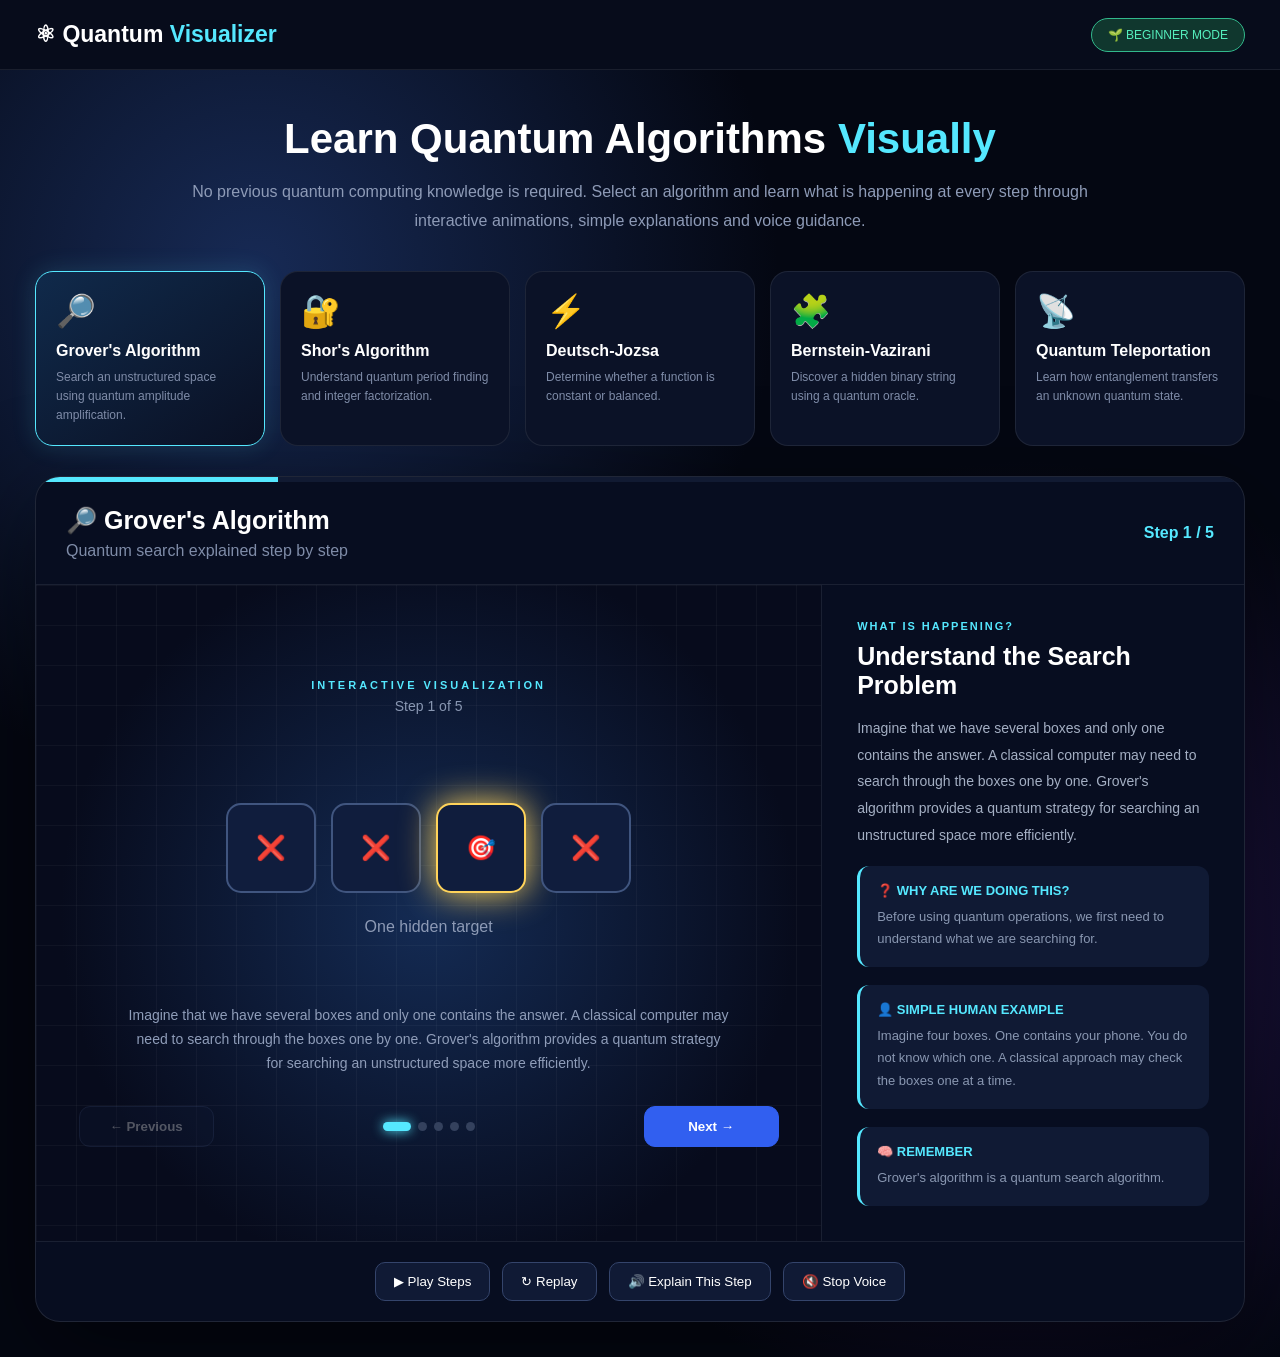
<file: visualizer.html>
<!DOCTYPE html>
<html lang="en">
<head>
<meta charset="UTF-8">
<meta name="viewport" content="width=device-width, initial-scale=1.0">
<title>AI Quantum Algorithm Visualizer</title>

<style>
*{
    margin:0;
    padding:0;
    box-sizing:border-box;
}

body{
    font-family:Arial,Helvetica,sans-serif;
    color:white;
    min-height:100vh;
    background:
        radial-gradient(circle at 20% 20%,#172a55 0%,transparent 35%),
        radial-gradient(circle at 80% 70%,#24154d 0%,transparent 35%),
        #040712;
}

/* HEADER */
header{
    height:70px;
    padding:0 35px;
    display:flex;
    align-items:center;
    justify-content:space-between;
    background:#070c1b;
    border-bottom:1px solid rgba(255,255,255,.08);
    position:sticky;
    top:0;
    z-index:100;
}

.logo{
    font-size:23px;
    font-weight:bold;
}

.logo span{
    color:#55e8ff;
}

.badge{
    padding:9px 16px;
    border-radius:20px;
    color:#55efbd;
    background:#10372e;
    border:1px solid #32b98c;
    font-size:12px;
}

/* MAIN */
main{
    max-width:1450px;
    margin:auto;
    padding:35px;
}

/* INTRO */
.intro{
    text-align:center;
    max-width:900px;
    margin:10px auto 35px;
}

.intro h1{
    font-size:42px;
    margin-bottom:15px;
}

.intro h1 span{
    color:#55e8ff;
}

.intro p{
    color:#8e9bb7;
    line-height:1.8;
}

/* ALGORITHM CARDS */
.algorithms{
    display:grid;
    grid-template-columns:repeat(5,1fr);
    gap:15px;
    margin-bottom:30px;
}

.algorithm-card{
    padding:20px;
    min-height:150px;
    border-radius:18px;
    cursor:pointer;
    background:#0b1227;
    border:1px solid rgba(255,255,255,.08);
    transition:.3s;
}

.algorithm-card:hover{
    transform:translateY(-5px);
    border-color:#55e8ff;
}

.algorithm-card.active{
    border-color:#55e8ff;
    background:linear-gradient(145deg,#102a4b,#0a1023);
    box-shadow:0 0 25px rgba(85,232,255,.15);
}

.icon{
    font-size:32px;
    margin-bottom:12px;
}

.algorithm-card h3{
    font-size:16px;
    margin-bottom:8px;
}

.algorithm-card p{
    color:#7f8ca8;
    font-size:12px;
    line-height:1.6;
}

/* VISUALIZER */
.visualizer{
    overflow:hidden;
    border-radius:25px;
    background:#070d20;
    border:1px solid rgba(255,255,255,.1);
    box-shadow:0 30px 100px rgba(0,0,0,.5);
}

.progress{
    height:5px;
    background:#111a32;
}

.progress-bar{
    width:20%;
    height:100%;
    background:#55e8ff;
    transition:.5s;
}

.visualizer-header{
    padding:24px 30px;
    display:flex;
    justify-content:space-between;
    align-items:center;
    border-bottom:1px solid rgba(255,255,255,.08);
}

.visualizer-header h2{
    font-size:25px;
}

.visualizer-header p{
    color:#7f8ca8;
    margin-top:7px;
}

.step-counter{
    color:#55e8ff;
    font-weight:bold;
}

/* LEARNING AREA */
.learning-area{
    display:grid;
    grid-template-columns:1.3fr .7fr;
    min-height:650px;
}

/* VISUAL AREA */
.visual-panel{
    position:relative;
    overflow:hidden;
    display:flex;
    align-items:center;
    justify-content:center;
    background:
        radial-gradient(circle at center,#142b54,#070b1c 72%);
}

.grid{
    position:absolute;
    inset:0;
    background-image:
        linear-gradient(rgba(255,255,255,.035) 1px,transparent 1px),
        linear-gradient(90deg,rgba(255,255,255,.035) 1px,transparent 1px);
    background-size:40px 40px;
    animation:gridMove 12s linear infinite;
}

@keyframes gridMove{
    from{transform:translate(0,0)}
    to{transform:translate(40px,40px)}
}

.visual-wrapper{
    position:relative;
    z-index:2;
    width:100%;
    min-height:650px;
    padding:30px;
    display:flex;
    flex-direction:column;
    justify-content:center;
    align-items:center;
}

.visual-label{
    color:#55e8ff;
    font-size:11px;
    letter-spacing:3px;
    font-weight:bold;
}

.visual-step{
    margin-top:7px;
    color:#8997b2;
    font-size:14px;
}

.visual-content{
    width:100%;
    text-align:center;
    margin-top:20px;
    min-height:270px;
    display:flex;
    align-items:center;
    justify-content:center;
}

.visual-content.animate{
    animation:visualEnter .7s ease;
}

@keyframes visualEnter{
    0%{
        opacity:0;
        transform:scale(.7) translateY(25px);
        filter:blur(8px);
    }
    60%{
        opacity:1;
        transform:scale(1.05);
        filter:blur(0);
    }
    100%{
        opacity:1;
        transform:scale(1);
    }
}

.visual-caption{
    max-width:600px;
    text-align:center;
    color:#8f9db9;
    font-size:14px;
    line-height:1.7;
    min-height:50px;
}

/* VISUAL NAVIGATION */
.visual-navigation{
    width:100%;
    max-width:700px;
    margin-top:30px;
    display:flex;
    justify-content:space-between;
    align-items:center;
    gap:15px;
}

.visual-navigation button{
    min-width:135px;
    padding:12px 18px;
    border-radius:11px;
    border:1px solid #34446b;
    background:#101a35;
    color:white;
    cursor:pointer;
    font-weight:bold;
    transition:.3s;
}

.visual-navigation button:hover:not(:disabled){
    color:#55e8ff;
    border-color:#55e8ff;
    transform:translateY(-3px);
}

.visual-navigation .next{
    background:#315ff0;
    border-color:#315ff0;
}

.visual-navigation .next:hover:not(:disabled){
    color:white;
    box-shadow:0 0 25px rgba(49,95,240,.45);
}

.visual-navigation button:disabled{
    opacity:.3;
    cursor:not-allowed;
}

.dots{
    display:flex;
    align-items:center;
    gap:7px;
}

.dot{
    width:9px;
    height:9px;
    border-radius:50%;
    background:#34415d;
    cursor:pointer;
    transition:.3s;
}

.dot.active{
    width:28px;
    border-radius:10px;
    background:#55e8ff;
    box-shadow:0 0 12px #55e8ff;
}

/* EXPLANATION */
.explanation{
    padding:35px;
    border-left:1px solid rgba(255,255,255,.08);
}

.label{
    color:#55e8ff;
    font-size:11px;
    font-weight:bold;
    letter-spacing:2px;
}

.explanation h2{
    margin:10px 0 15px;
    font-size:25px;
}

.main-text{
    color:#a4afc3;
    line-height:1.9;
    font-size:14px;
}

.info{
    margin-top:18px;
    padding:17px;
    border-radius:12px;
    background:#101a34;
    border-left:3px solid #55e8ff;
}

.info h4{
    color:#55e8ff;
    font-size:13px;
    margin-bottom:8px;
}

.info p{
    color:#8997b1;
    font-size:13px;
    line-height:1.7;
}

/* BOTTOM CONTROLS */
.controls{
    padding:20px 30px;
    border-top:1px solid rgba(255,255,255,.08);
    display:flex;
    justify-content:center;
    gap:12px;
    flex-wrap:wrap;
}

.controls button{
    padding:11px 18px;
    border-radius:10px;
    border:1px solid #34446b;
    background:#101a35;
    color:white;
    cursor:pointer;
    transition:.3s;
}

.controls button:hover{
    border-color:#55e8ff;
    color:#55e8ff;
}

/* QUANTUM VISUALS */

.qubit{
    width:150px;
    height:150px;
    margin:auto;
    border-radius:50%;
    display:flex;
    justify-content:center;
    align-items:center;
    font-size:24px;
    font-weight:bold;
    background:radial-gradient(circle at 30% 25%,white,#55e8ff 8%,#526dff 35%,#07112d 72%);
    box-shadow:0 0 40px #55e8ff,0 0 100px rgba(85,232,255,.25);
    animation:floatQubit 2.5s infinite;
}

@keyframes floatQubit{
    0%,100%{transform:translateY(0)}
    50%{transform:translateY(-15px)}
}

.states{
    display:flex;
    justify-content:center;
    gap:35px;
}

.state{
    width:100px;
    height:100px;
    border-radius:50%;
    display:flex;
    justify-content:center;
    align-items:center;
    background:#101d3c;
    border:2px solid #526793;
    font-size:22px;
    transition:.4s;
}

.state:hover{
    transform:scale(1.12);
    border-color:#55e8ff;
    box-shadow:0 0 30px rgba(85,232,255,.5);
}

/* SUPERPOSITION */
.super{
    width:170px;
    height:170px;
    margin:auto;
    border:3px solid #55e8ff;
    border-radius:50%;
    position:relative;
    box-shadow:0 0 40px rgba(85,232,255,.35);
    animation:superPulse 2s infinite;
}

.super:before{
    content:"|0⟩";
    position:absolute;
    top:20px;
    left:25px;
    color:#55e8ff;
    font-size:20px;
}

.super:after{
    content:"|1⟩";
    position:absolute;
    bottom:20px;
    right:25px;
    color:#bd82ff;
    font-size:20px;
}

@keyframes superPulse{
    0%,100%{transform:scale(1)}
    50%{transform:scale(1.1)}
}

/* GATES */
.flow{
    display:flex;
    justify-content:center;
    align-items:center;
    gap:22px;
}

.gate{
    width:100px;
    height:100px;
    border-radius:18px;
    display:flex;
    align-items:center;
    justify-content:center;
    background:#10224b;
    border:3px solid #55e8ff;
    color:#55e8ff;
    font-size:30px;
    font-weight:bold;
    box-shadow:0 0 30px rgba(85,232,255,.35);
    animation:gatePulse 1.7s infinite;
}

@keyframes gatePulse{
    0%,100%{transform:scale(1)}
    50%{transform:scale(1.08) rotate(3deg)}
}

.arrow{
    font-size:42px;
    color:#818cff;
    animation:arrowMove 1.3s infinite;
}

@keyframes arrowMove{
    0%,100%{transform:translateX(0)}
    50%{transform:translateX(10px)}
}

/* SEARCH */
.boxes{
    display:flex;
    justify-content:center;
    gap:15px;
    flex-wrap:wrap;
}

.search-box{
    width:90px;
    height:90px;
    display:flex;
    justify-content:center;
    align-items:center;
    border-radius:15px;
    background:#101d3d;
    border:2px solid #40557f;
    font-size:24px;
}

.target{
    border-color:#ffd35a!important;
    box-shadow:0 0 35px #ffd35a;
    animation:targetPulse 1s infinite;
}

@keyframes targetPulse{
    0%,100%{transform:scale(1)}
    50%{transform:scale(1.12)}
}

/* BARS */
.bars{
    height:240px;
    display:flex;
    justify-content:center;
    align-items:end;
    gap:16px;
}

.bar{
    width:48px;
    border-radius:7px 7px 0 0;
    background:#42598e;
    transition:.8s;
}

.bar.gold{
    background:#ffd35a;
    box-shadow:0 0 25px rgba(255,211,90,.7);
}

/* MEASUREMENT */
.measurement{
    display:flex;
    justify-content:center;
    align-items:center;
    gap:20px;
}

.measure{
    width:110px;
    height:110px;
    border-radius:50%;
    border:3px solid #ffd35a;
    color:#ffd35a;
    display:flex;
    justify-content:center;
    align-items:center;
    font-size:30px;
    box-shadow:0 0 35px rgba(255,211,90,.6);
    animation:measurePulse 1.5s infinite;
}

@keyframes measurePulse{
    0%,100%{transform:scale(1)}
    50%{transform:scale(1.12)}
}

/* FUNCTION */
.function{
    display:flex;
    justify-content:center;
    align-items:center;
    gap:25px;
}

.function-box{
    min-width:130px;
    padding:30px;
    border-radius:16px;
    background:#111f40;
    border:2px solid #55e8ff;
    font-size:24px;
    box-shadow:0 0 25px rgba(85,232,255,.3);
}

/* HIDDEN STRING */
.secret{
    font-size:60px;
    letter-spacing:15px;
    color:#55e8ff;
    text-shadow:0 0 30px #55e8ff;
    animation:glow 2s infinite;
}

@keyframes glow{
    0%,100%{opacity:.65}
    50%{opacity:1}
}

/* ENTANGLEMENT */
.entangled{
    display:flex;
    justify-content:center;
    align-items:center;
    gap:25px;
}

.entangle-line{
    width:140px;
    height:4px;
    background:#55e8ff;
    box-shadow:0 0 20px #55e8ff;
    animation:energy 1s infinite;
}

@keyframes energy{
    0%,100%{opacity:.3}
    50%{opacity:1}
}

/* TELEPORT PEOPLE */
.people{
    display:flex;
    justify-content:center;
    align-items:center;
    gap:30px;
    font-size:65px;
}

/* RESPONSIVE */
@media(max-width:1100px){

    .algorithms{
        grid-template-columns:repeat(3,1fr);
    }

    .learning-area{
        grid-template-columns:1fr;
    }

    .explanation{
        border-left:0;
        border-top:1px solid rgba(255,255,255,.08);
    }
}

@media(max-width:700px){

    main{
        padding:15px;
    }

    header{
        padding:0 15px;
    }

    .intro h1{
        font-size:30px;
    }

    .algorithms{
        grid-template-columns:repeat(2,1fr);
    }

    .visual-wrapper{
        min-height:550px;
    }

    .visual-navigation button{
        min-width:95px;
        padding:10px;
        font-size:12px;
    }

    .flow{
        gap:8px;
    }

    .gate{
        width:70px;
        height:70px;
    }

    .arrow{
        font-size:30px;
    }

    .states{
        gap:12px;
    }
}

@media(max-width:450px){

    .algorithms{
        grid-template-columns:1fr;
    }

    .badge{
        display:none;
    }

    .visual-navigation{
        gap:5px;
    }

    .dots{
        display:none;
    }

    .explanation{
        padding:25px 20px;
    }
}

</style>
</head>

<body>

<header>

    <div class="logo">
        ⚛ Quantum <span>Visualizer</span>
    </div>

    <div class="badge">
        🌱 BEGINNER MODE
    </div>

</header>

<main>

<section class="intro">

    <h1>
        Learn Quantum Algorithms
        <span>Visually</span>
    </h1>

    <p>
        No previous quantum computing knowledge is required.
        Select an algorithm and learn what is happening at every
        step through interactive animations, simple explanations
        and voice guidance.
    </p>

</section>


<!-- ALGORITHMS -->

<section class="algorithms">

    <div class="algorithm-card active"
         id="card-grover"
         onclick="selectAlgorithm('grover')">

        <div class="icon">🔎</div>

        <h3>Grover's Algorithm</h3>

        <p>
            Search an unstructured space using
            quantum amplitude amplification.
        </p>

    </div>


    <div class="algorithm-card"
         id="card-shor"
         onclick="selectAlgorithm('shor')">

        <div class="icon">🔐</div>

        <h3>Shor's Algorithm</h3>

        <p>
            Understand quantum period finding
            and integer factorization.
        </p>

    </div>


    <div class="algorithm-card"
         id="card-deutsch"
         onclick="selectAlgorithm('deutsch')">

        <div class="icon">⚡</div>

        <h3>Deutsch-Jozsa</h3>

        <p>
            Determine whether a function is
            constant or balanced.
        </p>

    </div>


    <div class="algorithm-card"
         id="card-bv"
         onclick="selectAlgorithm('bv')">

        <div class="icon">🧩</div>

        <h3>Bernstein-Vazirani</h3>

        <p>
            Discover a hidden binary string
            using a quantum oracle.
        </p>

    </div>


    <div class="algorithm-card"
         id="card-teleport"
         onclick="selectAlgorithm('teleport')">

        <div class="icon">📡</div>

        <h3>Quantum Teleportation</h3>

        <p>
            Learn how entanglement transfers
            an unknown quantum state.
        </p>

    </div>

</section>


<!-- VISUALIZER -->

<section class="visualizer">

    <div class="progress">

        <div class="progress-bar"
             id="progressBar">
        </div>

    </div>


    <div class="visualizer-header">

        <div>

            <h2 id="algorithmTitle">
                🔎 Grover's Algorithm
            </h2>

            <p id="algorithmSubtitle">
                Quantum search explained step by step
            </p>

        </div>

        <div class="step-counter"
             id="stepCounter">

            Step 1 / 5

        </div>

    </div>


    <div class="learning-area">


        <!-- VISUALIZATION -->

        <div class="visual-panel">

            <div class="grid"></div>

            <div class="visual-wrapper">

                <div class="visual-label">
                    INTERACTIVE VISUALIZATION
                </div>

                <div class="visual-step"
                     id="visualStep">
                    Step 1
                </div>

                <div class="visual-content"
                     id="visualContent">
                </div>

                <div class="visual-caption"
                     id="visualCaption">
                </div>


                <!-- PREVIOUS / NEXT -->
                <div class="visual-navigation">

                    <button
                        id="previousButton"
                        onclick="previousStep()">

                        ← Previous

                    </button>


                    <div class="dots"
                         id="dots">
                    </div>


                    <button
                        id="nextButton"
                        class="next"
                        onclick="nextStep()">

                        Next →

                    </button>

                </div>

            </div>

        </div>


        <!-- EXPLANATION -->

        <div class="explanation">

            <div class="label">
                WHAT IS HAPPENING?
            </div>

            <h2 id="stepTitle">
                Understanding the problem
            </h2>

            <p class="main-text"
               id="stepExplanation">
            </p>


            <div class="info">

                <h4>
                    ❓ WHY ARE WE DOING THIS?
                </h4>

                <p id="stepWhy"></p>

            </div>


            <div class="info">

                <h4>
                    👤 SIMPLE HUMAN EXAMPLE
                </h4>

                <p id="stepExample"></p>

            </div>


            <div class="info">

                <h4>
                    🧠 REMEMBER
                </h4>

                <p id="stepRemember"></p>

            </div>

        </div>

    </div>


    <!-- CONTROLS -->

    <div class="controls">

        <button onclick="togglePlay()"
                id="playButton">
            ▶ Play Steps
        </button>

        <button onclick="restartAlgorithm()">
            ↻ Replay
        </button>

        <button onclick="speakCurrentStep()">
            🔊 Explain This Step
        </button>

        <button onclick="stopVoice()">
            🔇 Stop Voice
        </button>

    </div>

</section>

</main>


<script>

/* =========================================================
   QUANTUM ALGORITHM DATA
========================================================= */

const algorithms = {

/* =========================================================
   GROVER
========================================================= */

grover:{

    title:"🔎 Grover's Algorithm",

    subtitle:"Quantum search explained step by step",

    steps:[

        {
            title:"Understand the Search Problem",

            explanation:
            "Imagine that we have several boxes and only one contains the answer. A classical computer may need to search through the boxes one by one. Grover's algorithm provides a quantum strategy for searching an unstructured space more efficiently.",

            why:
            "Before using quantum operations, we first need to understand what we are searching for.",

            example:
            "Imagine four boxes. One contains your phone. You do not know which one. A classical approach may check the boxes one at a time.",

            remember:
            "Grover's algorithm is a quantum search algorithm.",

            visual:`
                <div>
                    <div class="boxes">
                        <div class="search-box">❌</div>
                        <div class="search-box">❌</div>
                        <div class="search-box target">🎯</div>
                        <div class="search-box">❌</div>
                    </div>
                    <p style="margin-top:25px;color:#8d9ab5">
                        One hidden target
                    </p>
                </div>
            `
        },

        {
            title:"Create Quantum Superposition",

            explanation:
            "We initialize the qubits and apply Hadamard gates. The Hadamard operation creates a superposition in which multiple computational basis states have amplitudes.",

            why:
            "We want the quantum system to represent many possible candidates together.",

            example:
            "Instead of choosing one box immediately, imagine creating a quantum state representing all four possible boxes.",

            remember:
            "Hadamard gates are commonly used to create equal superposition.",

            visual:`
                <div>
                    <div class="flow">
                        <div class="state">|0⟩</div>
                        <div class="arrow">→</div>
                        <div class="gate">H</div>
                        <div class="arrow">→</div>
                        <div class="super"></div>
                    </div>
                </div>
            `
        },

        {
            title:"Oracle Marks the Target",

            explanation:
            "The oracle recognizes the desired state and changes its phase. The target is marked without simply revealing the answer directly.",

            why:
            "The quantum algorithm needs to distinguish the correct answer from the other candidates.",

            example:
            "Imagine placing an invisible marker on the correct box. We cannot see the marker directly, but the quantum process can use it.",

            remember:
            "The oracle marks the target by changing its phase.",

            visual:`
                <div>
                    <div class="boxes">
                        <div class="search-box">A</div>
                        <div class="search-box">B</div>
                        <div class="search-box target">🎯</div>
                        <div class="search-box">D</div>
                    </div>
                    <div class="arrow" style="margin:20px">
                        ↓
                    </div>
                    <div class="gate" style="margin:auto">
                        O
                    </div>
                </div>
            `
        },

        {
            title:"Amplify the Target",

            explanation:
            "The diffusion operation changes the amplitudes. The amplitude of the marked state becomes larger while unwanted amplitudes become smaller.",

            why:
            "We want the probability of observing the target to become high.",

            example:
            "Imagine many people speaking at the same time. Quantum interference can make the useful voice louder and the others quieter.",

            remember:
            "Amplitude amplification increases the target's probability.",

            visual:`
                <div>
                    <div class="bars">
                        <div class="bar" style="height:55px"></div>
                        <div class="bar" style="height:75px"></div>
                        <div class="bar gold" style="height:200px"></div>
                        <div class="bar" style="height:50px"></div>
                    </div>
                    <p style="color:#ffd35a;margin-top:20px">
                        Target amplitude ↑
                    </p>
                </div>
            `
        },

        {
            title:"Measure the Result",

            explanation:
            "After amplitude amplification, we measure the quantum register. The target state has a high probability of being observed.",

            why:
            "Measurement converts the quantum state into a classical result that we can read.",

            example:
            "After the quantum search process finishes, we finally read the result and discover the hidden item.",

            remember:
            "Measurement gives the classical answer.",

            visual:`
                <div class="measurement">
                    <div class="qubit">|ψ⟩</div>
                    <div class="arrow">→</div>
                    <div class="measure">M</div>
                    <div class="arrow">→</div>
                    <div class="state">🎯</div>
                </div>
            `
        }

    ]
},


/* =========================================================
   SHOR
========================================================= */

shor:{

    title:"🔐 Shor's Algorithm",

    subtitle:"Quantum period finding and factorization",

    steps:[

        {
            title:"Choose a Number",

            explanation:
            "Suppose we want to factor a composite number. For learning purposes, we can use N = 15. The objective is to discover its non-trivial factors.",

            why:
            "Shor's algorithm provides a quantum approach to integer factorization.",

            example:
            "We know 15 can be written as 3 × 5. The algorithm demonstrates how quantum period finding can help discover these factors.",

            remember:
            "The goal is to find factors of N.",

            visual:`
                <div>
                    <div style="font-size:70px;color:#55e8ff;font-weight:bold">
                        N = 15
                    </div>
                    <p style="margin-top:20px;color:#8d9ab5">
                        Find its factors
                    </p>
                </div>
            `
        },

        {
            title:"Create a Periodic Function",

            explanation:
            "Shor's algorithm transforms factorization into a period-finding problem. A function such as f(x) = aˣ mod N produces a repeating mathematical pattern.",

            why:
            "The hidden period contains information that can eventually be converted into factors.",

            example:
            "Imagine a light flashing in a repeating pattern. If we discover how often it repeats, we can learn something about the system producing it.",

            remember:
            "Factorization is transformed into period finding.",

            visual:`
                <div class="function">
                    <div class="function-box">
                        f(x)
                    </div>
                    <div class="arrow">→</div>
                    <div class="function-box">
                        aˣ mod N
                    </div>
                </div>
            `
        },

        {
            title:"Create Superposition",

            explanation:
            "The quantum register is placed into a superposition of possible input values. This allows the quantum state to represent information about many possible x values.",

            why:
            "Quantum superposition allows the periodic structure to be encoded coherently.",

            example:
            "Instead of examining one possible input at a time, imagine representing many possibilities together.",

            remember:
            "Superposition represents many possible inputs.",

            visual:`
                <div class="flow">
                    <div class="state">0</div>
                    <div class="arrow">→</div>
                    <div class="super"></div>
                    <div class="arrow">→</div>
                    <div class="state">1</div>
                </div>
            `
        },

        {
            title:"Find the Hidden Period",

            explanation:
            "The quantum Fourier transform is used within the period-finding procedure. It converts periodic information into a form from which the period can be estimated.",

            why:
            "Finding the period is the important quantum subroutine of Shor's algorithm.",

            example:
            "Imagine recording the positions of a repeating wave. The pattern of peaks can help reveal the repetition interval.",

            remember:
            "The quantum Fourier transform helps extract periodic information.",

            visual:`
                <div>
                    <div class="bars">
                        <div class="bar" style="height:50px"></div>
                        <div class="bar gold" style="height:160px"></div>
                        <div class="bar" style="height:55px"></div>
                        <div class="bar gold" style="height:160px"></div>
                        <div class="bar" style="height:50px"></div>
                    </div>
                    <p style="color:#55e8ff;margin-top:20px">
                        Repeating pattern
                    </p>
                </div>
            `
        },

        {
            title:"Classical Post-Processing",

            explanation:
            "After measuring the quantum circuit, classical mathematics processes the estimated period. Under appropriate conditions, this information can be used to derive non-trivial factors of N.",

            why:
            "Quantum and classical computation work together. The quantum computer finds periodic information and classical mathematics completes the calculation.",

            example:
            "Think of the quantum computer as finding a hidden clue and the classical computer as using that clue to solve the final puzzle.",

            remember:
            "Shor's algorithm combines quantum period finding with classical computation.",

            visual:`
                <div>
                    <div style="font-size:45px;color:#55e8ff">
                        Period
                    </div>
                    <div class="arrow">↓</div>
                    <div style="font-size:45px;color:#ffd35a">
                        Factors
                    </div>
                </div>
            `
        }

    ]
},


/* =========================================================
   DEUTSCH JOZSA
========================================================= */

deutsch:{

    title:"⚡ Deutsch-Jozsa Algorithm",

    subtitle:"Determine whether a function is constant or balanced",

    steps:[

        {
            title:"Understand the Hidden Function",

            explanation:
            "We are given a black-box function that is promised to be either constant or balanced. A constant function produces the same output for every input, while a balanced function produces each output equally often.",

            why:
            "The objective is to determine a global property of the function.",

            example:
            "Imagine a mystery machine. Either every button produces the same color or half the buttons produce one color and the other half another color.",

            remember:
            "Deutsch-Jozsa distinguishes constant and balanced functions.",

            visual:`
                <div class="function">
                    <div class="function-box">f(x)</div>
                    <div class="arrow">→</div>
                    <div class="function-box">?</div>
                </div>
            `
        },

        {
            title:"Prepare the Qubits",

            explanation:
            "We initialize the quantum state and apply Hadamard gates. This produces a superposition of possible input states.",

            why:
            "Superposition allows the circuit to process information about multiple possible inputs coherently.",

            example:
            "Instead of pressing one button on the mystery machine, imagine representing many possible button choices at once.",

            remember:
            "Hadamard gates create the required superposition.",

            visual:`
                <div class="flow">
                    <div class="state">|0⟩</div>
                    <div class="arrow">→</div>
                    <div class="gate">H</div>
                    <div class="arrow">→</div>
                    <div class="super"></div>
                </div>
            `
        },

        {
            title:"Query the Oracle",

            explanation:
            "The oracle performs a reversible implementation of the hidden function. Information about the function becomes encoded in the quantum state.",

            why:
            "We need to extract information about the hidden function.",

            example:
            "Imagine the mystery machine leaving an invisible fingerprint on the quantum state.",

            remember:
            "The oracle contains the information about the function.",

            visual:`
                <div class="flow">
                    <div class="super"></div>
                    <div class="arrow">→</div>
                    <div class="gate">Uᶠ</div>
                </div>
            `
        },

        {
            title:"Create Quantum Interference",

            explanation:
            "A second set of Hadamard gates causes amplitudes to interfere. Depending on the function, amplitudes combine differently.",

            why:
            "Interference converts hidden phase information into a measurable pattern.",

            example:
            "Like waves in water, some waves reinforce each other while others cancel.",

            remember:
            "Interference reveals information encoded in quantum phases.",

            visual:`
                <div>
                    <div style="font-size:80px;color:#55e8ff">
                        〰 〰
                    </div>
                    <div class="arrow">↓</div>
                    <div style="font-size:28px;color:#ffd35a">
                        INTERFERENCE
                    </div>
                </div>
            `
        },

        {
            title:"Measure the Result",

            explanation:
            "The final measurement reveals whether the function was constant or balanced, assuming the promised conditions of the problem.",

            why:
            "The quantum circuit has transformed the global property into a classical result.",

            example:
            "The mystery machine finally reveals whether all buttons behave the same way or whether they are divided equally.",

            remember:
            "The idealized Deutsch-Jozsa problem can be solved with one oracle query.",

            visual:`
                <div class="measurement">
                    <div class="measure">M</div>
                    <div class="arrow">→</div>
                    <div class="state">RESULT</div>
                </div>
            `
        }

    ]
},


/* =========================================================
   BERNSTEIN VAZIRANI
========================================================= */

bv:{

    title:"🧩 Bernstein-Vazirani Algorithm",

    subtitle:"Discover a hidden binary string",

    steps:[

        {
            title:"A Secret String Exists",

            explanation:
            "Suppose an unknown binary string is hidden inside a black-box function. For example, the secret string could be 1011.",

            why:
            "Our objective is to discover the complete hidden string.",

            example:
            "Imagine someone secretly writes a four-digit code such as 1011 and places it inside a machine.",

            remember:
            "The algorithm discovers a hidden binary string.",

            visual:`
                <div>
                    <div class="secret">1011</div>
                    <p style="color:#8d9ab5;margin-top:20px">
                        Hidden string
                    </p>
                </div>
            `
        },

        {
            title:"Prepare the Quantum State",

            explanation:
            "Hadamard gates create a superposition of possible input states. An auxiliary qubit is prepared for the oracle operation.",

            why:
            "Superposition prepares the quantum system so the oracle can encode the hidden string into phases.",

            example:
            "Instead of testing every possible code separately, the quantum state represents many possibilities together.",

            remember:
            "Superposition prepares the system for the oracle.",

            visual:`
                <div class="flow">
                    <div class="state">0</div>
                    <div class="arrow">→</div>
                    <div class="gate">H</div>
                    <div class="arrow">→</div>
                    <div class="super"></div>
                </div>
            `
        },

        {
            title:"Query the Oracle",

            explanation:
            "The oracle uses the hidden string to encode information into the phase of the quantum state.",

            why:
            "This is where the unknown secret interacts with the quantum system.",

            example:
            "Imagine the machine placing an invisible pattern onto the quantum state using the secret code.",

            remember:
            "The oracle contains the hidden information.",

            visual:`
                <div class="flow">
                    <div class="super"></div>
                    <div class="arrow">→</div>
                    <div class="gate">U</div>
                </div>
            `
        },

        {
            title:"Use Interference",

            explanation:
            "Hadamard gates are applied again. The phase information produced by the oracle is transformed into computational-basis information corresponding to the hidden string.",

            why:
            "Interference makes the hidden phase pattern observable.",

            example:
            "An invisible stamp is converted into visible characters so the secret can be read.",

            remember:
            "Interference converts phase information into the hidden string.",

            visual:`
                <div>
                    <div style="font-size:48px;letter-spacing:12px;color:#55e8ff">
                        1 0 1 1
                    </div>
                    <div class="arrow">↑</div>
                    <div style="color:#ffd35a;font-size:22px">
                        INTERFERENCE
                    </div>
                </div>
            `
        },

        {
            title:"Measure the Hidden String",

            explanation:
            "The final measurement returns the hidden binary string. Under the idealized Bernstein-Vazirani problem, one oracle query is sufficient.",

            why:
            "Measurement converts the quantum information into the classical string.",

            example:
            "We finally open the machine and read the secret code: 1011.",

            remember:
            "The hidden string can be recovered using one oracle query in the idealized problem.",

            visual:`
                <div class="measurement">
                    <div class="measure">M</div>
                    <div class="arrow">→</div>
                    <div class="state">1011</div>
                </div>
            `
        }

    ]
},


/* =========================================================
   QUANTUM TELEPORTATION
========================================================= */

teleport:{

    title:"📡 Quantum Teleportation",

    subtitle:"Transfer an unknown quantum state using entanglement",

    steps:[

        {
            title:"Alice Has an Unknown Qubit",

            explanation:
            "Alice has a qubit in an unknown quantum state represented by |ψ⟩. She wants Bob to end up with the same quantum state.",

            why:
            "This is the quantum state that needs to be transferred.",

            example:
            "Imagine Alice has a special quantum object whose exact state is unknown. She wants Bob to obtain that state.",

            remember:
            "Teleportation starts with an unknown quantum state.",

            visual:`
                <div>
                    <div class="qubit">|ψ⟩</div>
                    <p style="color:#8d9ab5;margin-top:20px">
                        Alice's qubit
                    </p>
                </div>
            `
        },

        {
            title:"Create Entanglement",

            explanation:
            "Alice and Bob share an entangled pair of qubits. Entanglement creates strong quantum correlations between their systems.",

            why:
            "Entanglement is the quantum resource that makes teleportation possible.",

            example:
            "Imagine Alice and Bob have two specially connected quantum objects. Their measurement outcomes are correlated.",

            remember:
            "Quantum teleportation requires an entangled pair.",

            visual:`
                <div class="entangled">
                    <div class="state">A</div>
                    <div class="entangle-line"></div>
                    <div class="state">B</div>
                </div>
            `
        },

        {
            title:"Alice Performs a Bell Measurement",

            explanation:
            "Alice performs a joint quantum operation and measurement on her unknown qubit and her half of the entangled pair. The result produces two classical bits.",

            why:
            "These bits tell Bob which correction operation he needs to apply.",

            example:
            "Alice cannot simply copy the unknown quantum state. Instead, she performs a special measurement that creates instructions for Bob.",

            remember:
            "Alice's measurement produces two classical bits.",

            visual:`
                <div class="flow">
                    <div class="state">|ψ⟩</div>
                    <div class="arrow">→</div>
                    <div class="gate">B</div>
                    <div class="arrow">→</div>
                    <div class="measure">M</div>
                </div>
            `
        },

        {
            title:"Send Classical Information",

            explanation:
            "Alice sends the two classical measurement bits to Bob using an ordinary classical communication channel.",

            why:
            "Bob needs these bits to determine the correction operation.",

            example:
            "Alice could send Bob a classical message such as 00, 01, 10 or 11.",

            remember:
            "Classical communication is required for teleportation.",

            visual:`
                <div>
                    <div class="people">
                        <div>👩</div>
                        <div class="arrow">→ 01 →</div>
                        <div>👨</div>
                    </div>
                    <p style="color:#8d9ab5;margin-top:20px">
                        Classical bits
                    </p>
                </div>
            `
        },

        {
            title:"Bob Applies the Correction",

            explanation:
            "Bob uses the two classical bits to determine which correction, such as X and/or Z, should be applied. After the correction, Bob's qubit is in the original state |ψ⟩.",

            why:
            "The correction reconstructs the original quantum state on Bob's side.",

            example:
            "The classical message tells Bob which adjustment to make. After the correct adjustment, Bob has the same quantum state Alice started with.",

            remember:
            "Quantum teleportation transfers the state, not the physical particle itself.",

            visual:`
                <div class="flow">
                    <div class="state">B</div>
                    <div class="arrow">→</div>
                    <div class="gate">X/Z</div>
                    <div class="arrow">→</div>
                    <div class="qubit">|ψ⟩</div>
                </div>
            `
        }

    ]
}

};


/* =========================================================
   VARIABLES
========================================================= */

let currentAlgorithm="grover";
let currentStep=0;
let playing=false;
let timer=null;
let voiceEnabled=true;


/* =========================================================
   SELECT ALGORITHM
========================================================= */

function selectAlgorithm(name){

    stopPlaying();

    currentAlgorithm=name;
    currentStep=0;

    document
        .querySelectorAll(".algorithm-card")
        .forEach(card=>{
            card.classList.remove("active");
        });

    document
        .getElementById("card-"+name)
        .classList.add("active");

    renderStep();
}


/* =========================================================
   RENDER
========================================================= */

function renderStep(){

    const algorithm=algorithms[currentAlgorithm];

    const step=algorithm.steps[currentStep];


    document.getElementById("algorithmTitle")
        .innerText=algorithm.title;

    document.getElementById("algorithmSubtitle")
        .innerText=algorithm.subtitle;


    document.getElementById("stepCounter")
        .innerText=
        `Step ${currentStep+1} / ${algorithm.steps.length}`;


    document.getElementById("stepTitle")
        .innerText=step.title;


    document.getElementById("stepExplanation")
        .innerText=step.explanation;


    document.getElementById("stepWhy")
        .innerText=step.why;


    document.getElementById("stepExample")
        .innerText=step.example;


    document.getElementById("stepRemember")
        .innerText=step.remember;


    /* VISUAL */

    const visual=
        document.getElementById("visualContent");

    visual.classList.remove("animate");

    void visual.offsetWidth;

    visual.innerHTML=step.visual;

    visual.classList.add("animate");


    document.getElementById("visualStep")
        .innerText=
        `Step ${currentStep+1} of ${algorithm.steps.length}`;


    document.getElementById("visualCaption")
        .innerText=step.explanation;


    /* PROGRESS */

    const progress=
        ((currentStep+1)/algorithm.steps.length)*100;

    document.getElementById("progressBar")
        .style.width=progress+"%";


    /* DOTS */

    const dots=
        document.getElementById("dots");

    dots.innerHTML="";


    algorithm.steps.forEach((_,index)=>{

        const dot=
            document.createElement("div");

        dot.className="dot";

        if(index===currentStep){
            dot.classList.add("active");
        }

        dot.onclick=()=>{

            currentStep=index;

            renderStep();

        };

        dots.appendChild(dot);

    });


    /* BUTTONS */

    document.getElementById("previousButton")
        .disabled=currentStep===0;

    document.getElementById("nextButton")
        .disabled=
        currentStep===algorithm.steps.length-1;


    /* VOICE */

    if(voiceEnabled){

        setTimeout(()=>{
            speakCurrentStep();
        },400);

    }

}


/* =========================================================
   NEXT
========================================================= */

function nextStep(){

    const algorithm=
        algorithms[currentAlgorithm];

    if(
        currentStep <
        algorithm.steps.length-1
    ){

        currentStep++;

        renderStep();

    }
    else{

        stopPlaying();

        speak(
            "Excellent. You have completed this quantum algorithm."
        );

    }

}


/* =========================================================
   PREVIOUS
========================================================= */

function previousStep(){

    if(currentStep>0){

        currentStep--;

        renderStep();

    }

}


/* =========================================================
   REPLAY
========================================================= */

function restartAlgorithm(){

    stopPlaying();

    currentStep=0;

    renderStep();

}


/* =========================================================
   PLAY
========================================================= */

function togglePlay(){

    if(playing){

        stopPlaying();

    }
    else{

        startPlaying();

    }

}


function startPlaying(){

    playing=true;

    document.getElementById("playButton")
        .innerText="⏸ Pause Steps";


    timer=setInterval(()=>{

        const algorithm=
            algorithms[currentAlgorithm];


        if(
            currentStep <
            algorithm.steps.length-1
        ){

            currentStep++;

            renderStep();

        }
        else{

            stopPlaying();

        }

    },7000);

}


function stopPlaying(){

    playing=false;

    clearInterval(timer);

    timer=null;

    document.getElementById("playButton")
        .innerText="▶ Play Steps";

}


/* =========================================================
   VOICE
========================================================= */

function speak(text){

    if(
        !voiceEnabled ||
        !("speechSynthesis" in window)
    ){

        return;

    }

    speechSynthesis.cancel();

    const speech=
        new SpeechSynthesisUtterance(text);

    speech.rate=.82;

    speech.pitch=1;

    speech.volume=1;

    speechSynthesis.speak(speech);

}


function speakCurrentStep(){

    const algorithm=
        algorithms[currentAlgorithm];

    const step=
        algorithm.steps[currentStep];


    speak(

        `Step ${currentStep+1}.
        ${step.title}.

        What is happening?
        ${step.explanation}.

        Why are we doing this?
        ${step.why}.

        Simple example.
        ${step.example}.

        Remember.
        ${step.remember}.`

    );

}


function stopVoice(){

    if("speechSynthesis" in window){

        speechSynthesis.cancel();

    }

}


/* =========================================================
   KEYBOARD
========================================================= */

document.addEventListener("keydown",event=>{

    if(event.key==="ArrowRight"){

        nextStep();

    }

    if(event.key==="ArrowLeft"){

        previousStep();

    }

    if(event.code==="Space"){

        event.preventDefault();

        togglePlay();

    }

});


/* =========================================================
   INITIAL LOAD
========================================================= */

renderStep();

</script>

</body>
</html>
</file>
